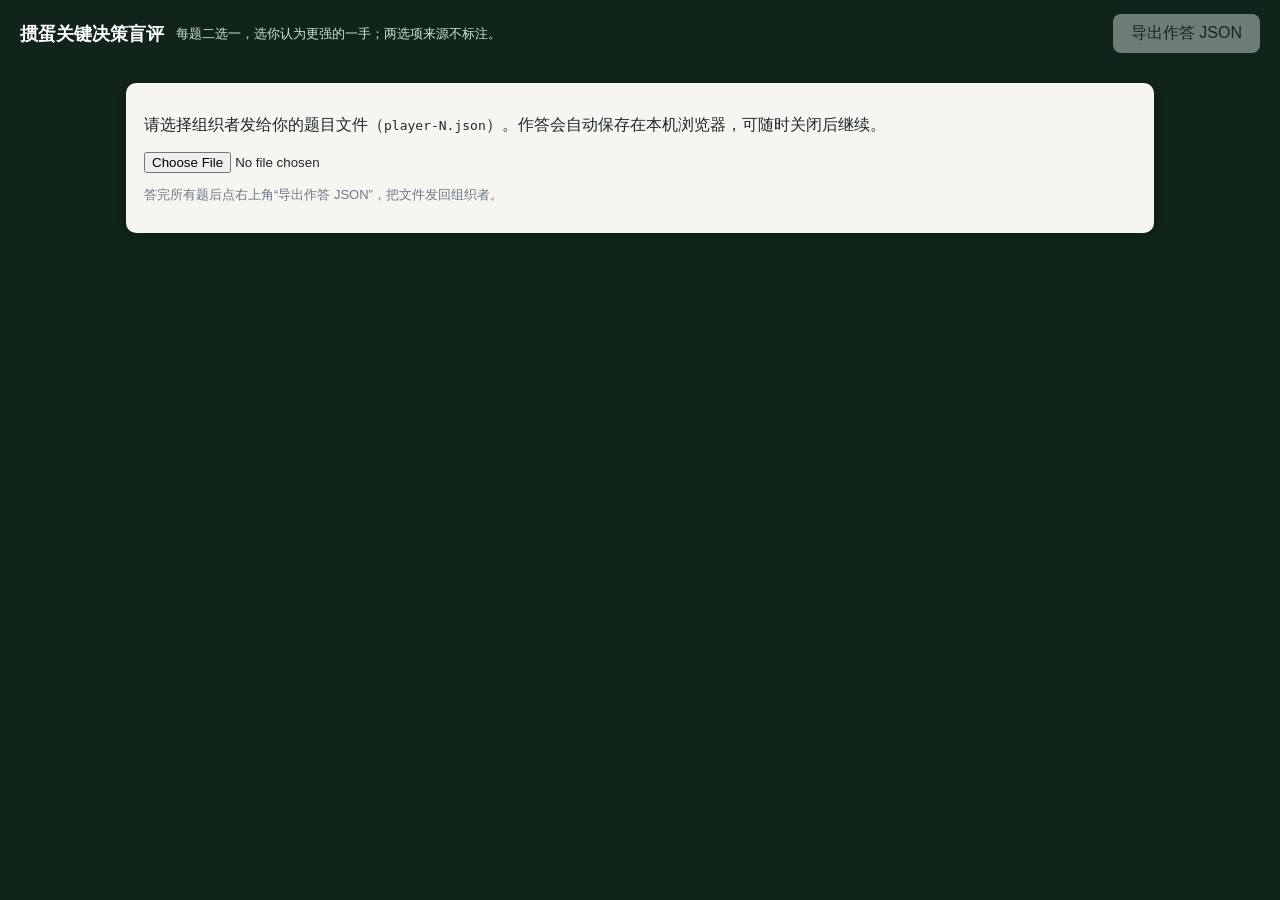
<file: blind-eval.html>
<!DOCTYPE html>
<html lang="zh-CN">
<head>
<meta charset="utf-8">
<meta name="viewport" content="width=device-width, initial-scale=1">
<title>掼蛋关键决策盲评</title>
<style>
  :root { --bg:#10241a; --panel:#f7f5ef; --ink:#1c2733; --muted:#68788a; --accent:#1f7a4d; }
  * { box-sizing: border-box; }
  body { margin:0; font-family: "Segoe UI", "Microsoft YaHei", sans-serif; background:var(--bg); color:var(--ink); }
  header { color:#fff; padding:14px 20px; display:flex; flex-wrap:wrap; gap:12px; align-items:center; }
  header h1 { font-size:18px; margin:0; font-weight:600; }
  header .spacer { flex:1; }
  main { max-width: 1060px; margin: 0 auto; padding: 16px; }
  .panel { background:var(--panel); border-radius:10px; padding:16px 18px; margin-bottom:14px; box-shadow:0 2px 8px rgba(0,0,0,.25); }
  .row { display:flex; flex-wrap:wrap; gap:10px 22px; align-items:center; }
  .label { color:var(--muted); font-size:12px; margin-bottom:4px; }
  .cards { display:flex; flex-wrap:wrap; gap:5px; }
  .card { min-width:34px; padding:5px 6px; border:1px solid #b9c2cc; border-radius:6px; background:#fff;
          text-align:center; font-weight:600; font-size:14px; }
  .card.red { color:#c0392b; border-color:#e0b4ae; }
  .card.joker { color:#7d3c98; border-color:#c9a7dd; }
  .card.level { outline:2px solid var(--accent); }
  .opts { display:grid; grid-template-columns:1fr 1fr; gap:14px; }
  @media (max-width:760px){ .opts { grid-template-columns:1fr; } }
  .opt { border:2px solid #c8d0d8; border-radius:10px; padding:14px; background:#fff; cursor:pointer; transition:all .12s; }
  .opt:hover { border-color:var(--accent); }
  .opt.chosen { border-color:var(--accent); background:#eef7f1; box-shadow:0 0 0 3px rgba(31,122,77,.18); }
  .opt h3 { margin:0 0 8px; font-size:16px; }
  .opt .type { color:var(--muted); font-size:13px; margin-top:8px; }
  button { font:inherit; border:none; border-radius:8px; padding:9px 18px; cursor:pointer; background:var(--accent); color:#fff; }
  button.ghost { background:#dfe6ec; color:var(--ink); }
  button:disabled { opacity:.45; cursor:default; }
  .nav { display:flex; gap:10px; align-items:center; justify-content:space-between; }
  .progress { height:8px; background:#dfe6ec; border-radius:4px; overflow:hidden; margin:8px 0 0; }
  .progress > div { height:100%; background:var(--accent); width:0; }
  .history { max-height:150px; overflow:auto; font-size:12px; color:#33414f; background:#eef1f4; border-radius:6px; padding:8px 10px; }
  .history div { padding:1px 0; }
  .hint { color:var(--muted); font-size:13px; }
  .pass { font-size:18px; font-weight:700; color:#8a5a00; padding:8px 0; }
</style>
</head>
<body>
<header>
  <h1>掼蛋关键决策盲评</h1>
  <span class="hint" style="color:#cfe3d8">每题二选一，选你认为更强的一手；两选项来源不标注。</span>
  <span class="spacer"></span>
  <button class="ghost" id="exportBtn" disabled>导出作答 JSON</button>
</header>
<main>
  <div class="panel" id="loadPanel">
    <p>请选择组织者发给你的题目文件（<code>player-N.json</code>）。作答会自动保存在本机浏览器，可随时关闭后继续。</p>
    <input type="file" id="fileInput" accept=".json,application/json">
    <p class="hint">答完所有题后点右上角“导出作答 JSON”，把文件发回组织者。</p>
  </div>
  <div id="quiz" style="display:none">
    <div class="panel">
      <div class="row">
        <div><div class="label">进度</div><strong id="progressText"></strong></div>
        <div><div class="label">级牌</div><strong id="levelText"></strong></div>
        <div><div class="label">你的座位</div><strong id="seatText"></strong></div>
        <div><div class="label">各家剩余</div><strong id="countsText"></strong></div>
      </div>
      <div class="progress"><div id="progressBar"></div></div>
    </div>
    <div class="panel">
      <div class="label">上一手</div>
      <div id="lastHand"></div>
      <div class="label" style="margin-top:10px">最近公开行动</div>
      <div class="history" id="history"></div>
    </div>
    <div class="panel">
      <div class="label">本家手牌</div>
      <div class="cards" id="hand"></div>
    </div>
    <div class="panel">
      <div class="label">这一手，你选哪个？</div>
      <div class="opts" id="options"></div>
    </div>
    <div class="nav">
      <button class="ghost" id="prevBtn">← 上一题</button>
      <button class="ghost" id="skipBtn">跳过（不选）</button>
      <button class="ghost" id="nextBtn">下一题 →</button>
    </div>
  </div>
</main>
<script>
'use strict';
const RANK_LABEL = {2:'2',3:'3',4:'4',5:'5',6:'6',7:'7',8:'8',9:'9',10:'10',11:'J',12:'Q',13:'K',14:'A',16:'小王',17:'大王'};
const SUIT_SYMBOL = {S:'♠',H:'♥',D:'♦',C:'♣',J:''};
const SUIT_CLASS = {S:'',H:'red',D:'red',C:'',J:'joker'};
const TYPE_NAME = {single:'单张',pair:'对子',triple:'三同张',triple_pair:'三连对',plate:'钢板',fullhouse:'三带二',straight:'顺子',bomb:'炸弹',flush_straight:'同花顺',joker_bomb:'天王炸'};
const SEAT_NAME = ['下家(1)','对家(2)','上家(3)','本家(0)'];

let quiz = null;      // { player, questions }
let index = 0;
let answers = {};     // id -> 'A' | 'B'
let storeKey = null;

document.getElementById('fileInput').addEventListener('change', (ev) => {
  const file = ev.target.files[0];
  if (!file) return;
  const reader = new FileReader();
  reader.onload = () => {
    try {
      const data = JSON.parse(reader.result);
      if (data.schema !== 'guandan-blind-eval-questions-v2' || !Array.isArray(data.questions)) {
        alert('这不是有效的盲评题目文件');
        return;
      }
      quiz = data;
      storeKey = 'blind-eval:v2:' + (quiz.assignmentSha256 || ('player-' + quiz.player));
      try { answers = JSON.parse(localStorage.getItem(storeKey) || '{}'); } catch { answers = {}; }
      index = 0;
      document.getElementById('loadPanel').style.display = 'none';
      document.getElementById('quiz').style.display = '';
      document.getElementById('exportBtn').disabled = false;
      render();
    } catch (e) { alert('读取失败：' + e.message); }
  };
  reader.readAsText(file);
});
document.getElementById('prevBtn').addEventListener('click', () => { if (index > 0) { index -= 1; render(); } });
document.getElementById('nextBtn').addEventListener('click', () => { if (index < quiz.questions.length - 1) { index += 1; render(); } });
document.getElementById('skipBtn').addEventListener('click', () => {
  delete answers[quiz.questions[index].id];
  persist();
  if (index < quiz.questions.length - 1) { index += 1; render(); } else { render(); }
});
document.getElementById('exportBtn').addEventListener('click', () => {
  const payload = {
    schema: 'guandan-blind-eval-answers-v2',
    player: quiz.player,
    assignmentSha256: quiz.assignmentSha256,
    exportedAt: new Date().toISOString(),
    answers: Object.entries(answers).map(([id, choice]) => ({ id, choice })),
  };
  const blob = new Blob([JSON.stringify(payload, null, 2)], { type: 'application/json' });
  const a = document.createElement('a');
  a.href = URL.createObjectURL(blob);
  a.download = `player-${quiz.player}.answers.json`;
  a.click();
  URL.revokeObjectURL(a.href);
});

function persist() { localStorage.setItem(storeKey, JSON.stringify(answers)); }

function render() {
  const q = quiz.questions[index];
  const obs = q.observation;
  const total = quiz.questions.length;
  const done = Object.keys(answers).length;
  document.getElementById('progressText').textContent = `第 ${index + 1} / ${total} 题 · 已答 ${done}`;
  document.getElementById('progressBar').style.width = `${(done / total) * 100}%`;
  document.getElementById('levelText').textContent = RANK_LABEL[obs.level] || obs.level;
  document.getElementById('seatText').textContent = `座位 ${obs.seat}`;
  document.getElementById('countsText').textContent = (obs.handCounts || [])
    .map((n, seat) => `${seat === obs.seat ? '本家' : '座位' + seat}:${n}`).join('  ');

  const last = obs.lastHand;
  document.getElementById('lastHand').innerHTML = last && last.cards
    ? `座位 ${obs.lastSeat}：${renderCards(last.cards, obs.level)} <span class="hint">${typeName(last.hand)}</span>`
    : '<span class="hint">你领出（无上手牌）</span>';

  const hist = (obs.publicHistory || []).slice(-12);
  document.getElementById('history').innerHTML = hist.map((h) => {
    const who = h.seat === obs.seat ? '本家' : `座位${h.seat}`;
    const what = h.action === 'pass' ? '过牌' : `${cardsText(h.cards)}（${typeName(h.hand)}）`;
    return `<div>第${h.turn}手 · ${who}：${what}</div>`;
  }).join('') || '<div class="hint">尚无</div>';

  document.getElementById('hand').innerHTML = renderCards(sortCards(obs.hand || []), obs.level);

  const optsEl = document.getElementById('options');
  optsEl.innerHTML = '';
  for (const letter of ['A', 'B']) {
    const opt = q.options[letter];
    const div = document.createElement('div');
    div.className = 'opt' + (answers[q.id] === letter ? ' chosen' : '');
    div.innerHTML = opt.action === 'pass'
      ? `<h3>选项 ${letter}</h3><div class="pass">过牌</div>`
      : `<h3>选项 ${letter}</h3><div class="cards">${renderCards(sortCards(opt.cards || []), obs.level)}</div><div class="type">${typeNameFromSignature(opt.signature)}</div>`;
    div.addEventListener('click', () => { answers[q.id] = letter; persist(); render(); });
    optsEl.appendChild(div);
  }
  document.getElementById('prevBtn').disabled = index === 0;
  document.getElementById('nextBtn').disabled = index === total - 1;
}

function typeName(hand) {
  if (!hand || !hand.type) return '';
  const base = TYPE_NAME[hand.type] || hand.type;
  return hand.size ? `${base}（${hand.size}张）` : base;
}
function typeNameFromSignature(sig) {
  if (!sig) return '';
  const [type, size] = String(sig).split('|');
  const base = TYPE_NAME[type] || type;
  return size ? `${base}（${size}张）` : base;
}
function sortCards(cards) {
  const suitOrder = { J: 0, H: 1, S: 2, D: 3, C: 4 };
  return cards.slice().sort((a, b) => (b.rank - a.rank) || ((suitOrder[a.suit] || 0) - (suitOrder[b.suit] || 0)));
}
function renderCards(cards, level) {
  return (cards || []).map((c) => {
    const isJoker = c.rank === 16 || c.rank === 17;
    const label = isJoker ? RANK_LABEL[c.rank] : `${SUIT_SYMBOL[c.suit] || ''}${RANK_LABEL[c.rank] || c.rank}`;
    const cls = isJoker ? 'joker' : (SUIT_CLASS[c.suit] || '');
    const lvl = (!isJoker && c.rank === level) ? ' level' : '';
    return `<span class="card ${cls}${lvl}">${label}</span>`;
  }).join('');
}
function cardsText(cards) {
  return (cards || []).map((c) => {
    const isJoker = c.rank === 16 || c.rank === 17;
    return isJoker ? RANK_LABEL[c.rank] : `${SUIT_SYMBOL[c.suit] || ''}${RANK_LABEL[c.rank] || c.rank}`;
  }).join(' ');
}
</script>
</body>
</html>
</file>
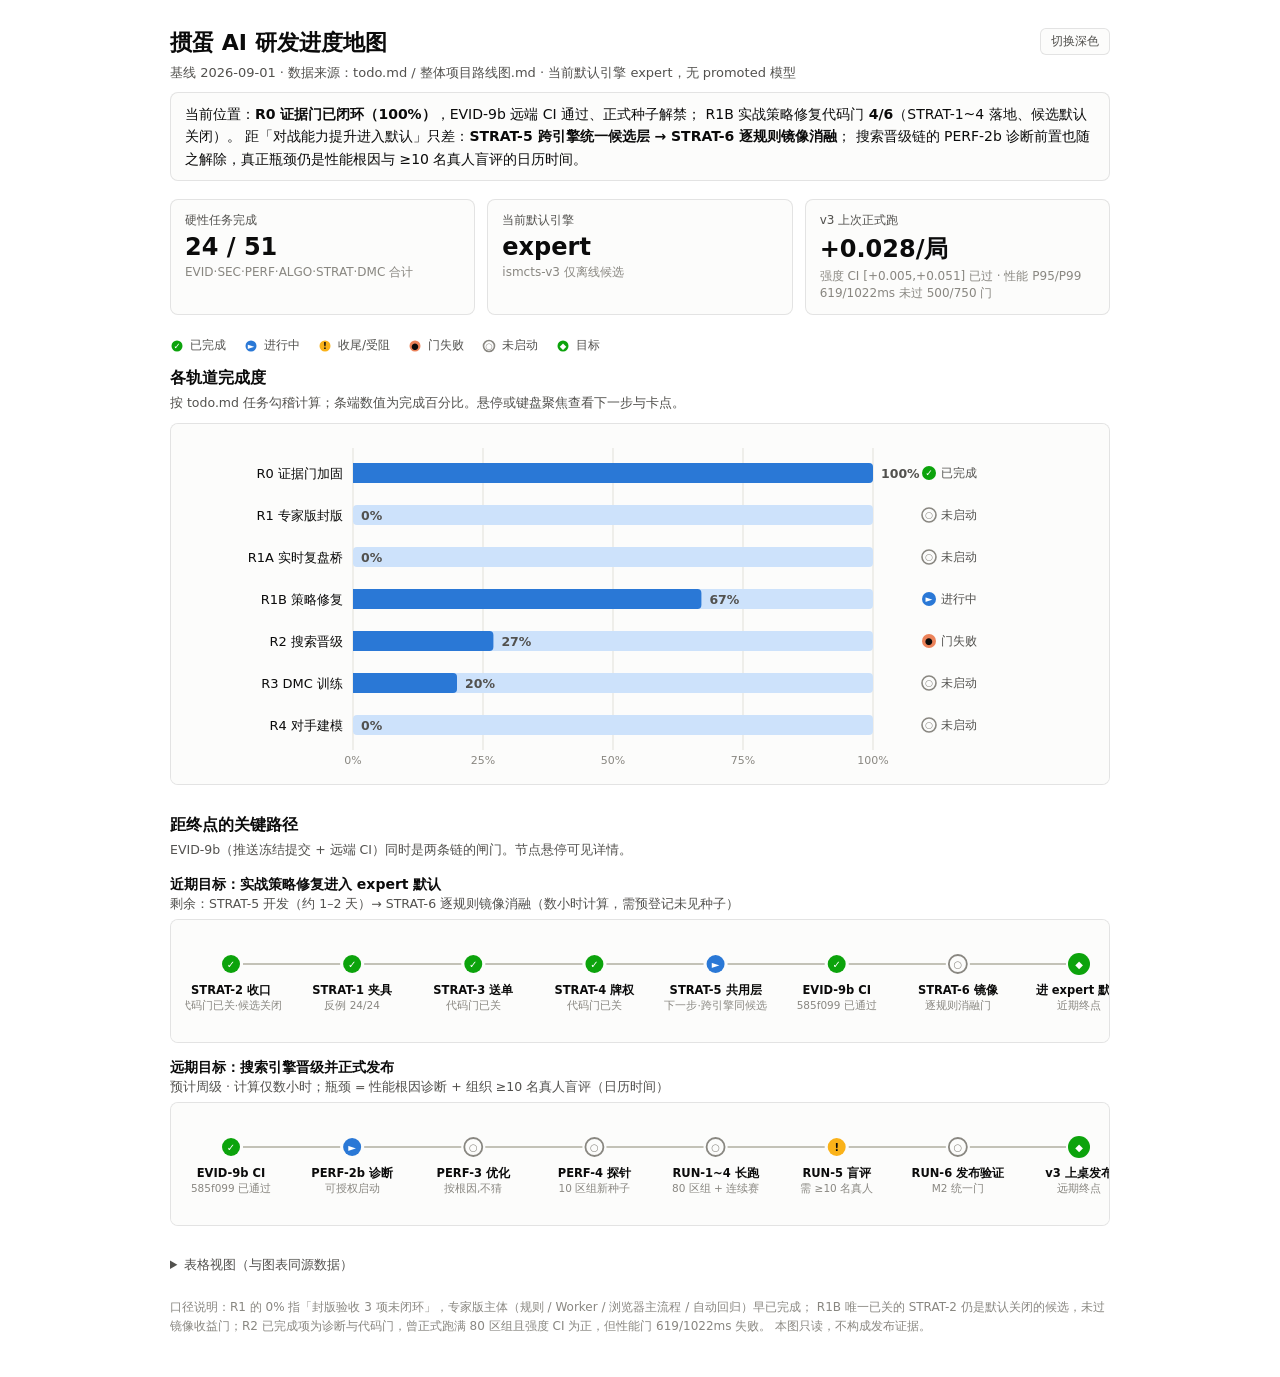
<file: roadmap-progress-20260901.html>
<!DOCTYPE html>
<html lang="zh-CN">
<head>
<meta charset="UTF-8">
<meta name="viewport" content="width=device-width, initial-scale=1.0">
<title>掼蛋 AI 研发进度地图 · 2026-09-01</title>
<style>
  .viz-root {
    color-scheme: light;
    --surface-1:      #fcfcfb;
    --page:           #f9f9f7;
    --text-primary:   #0b0b0b;
    --text-secondary: #52514e;
    --text-muted:     #898781;
    --gridline:       #e1e0d9;
    --baseline:       #c3c2b7;
    --series-1:       #2a78d6;
    --series-1-track: #cde2fb;
    --good:           #0ca30c;
    --warning:        #fab219;
    --serious:        #ec835a;
    --border:         rgba(11,11,11,0.10);
  }
  @media (prefers-color-scheme: dark) {
    :root:where(:not([data-theme="light"])) .viz-root {
      color-scheme: dark;
      --surface-1:      #1a1a19;
      --page:           #0d0d0d;
      --text-primary:   #ffffff;
      --text-secondary: #c3c2b7;
      --text-muted:     #898781;
      --gridline:       #2c2c2a;
      --baseline:       #383835;
      --series-1:       #3987e5;
      --series-1-track: #184f95;
      --good:           #0ca30c;
      --warning:        #fab219;
      --serious:        #ec835a;
      --border:         rgba(255,255,255,0.10);
    }
  }
  :root[data-theme="dark"] .viz-root {
    color-scheme: dark;
    --surface-1:      #1a1a19;
    --page:           #0d0d0d;
    --text-primary:   #ffffff;
    --text-secondary: #c3c2b7;
    --text-muted:     #898781;
    --gridline:       #2c2c2a;
    --baseline:       #383835;
    --series-1:       #3987e5;
    --series-1-track: #184f95;
    --good:           #0ca30c;
    --warning:        #fab219;
    --serious:        #ec835a;
    --border:         rgba(255,255,255,0.10);
  }
  * { box-sizing: border-box; }
  body { margin: 0; background: var(--page); }
  .viz-root {
    font-family: system-ui, -apple-system, "Segoe UI", sans-serif;
    color: var(--text-primary);
    max-width: 980px; margin: 0 auto; padding: 28px 20px 40px;
  }
  header { margin-bottom: 18px; }
  h1 { font-size: 22px; margin: 0 0 6px; font-weight: 650; }
  .subtitle { font-size: 13px; color: var(--text-secondary); margin: 0 0 4px; }
  .takeaway {
    font-size: 14px; color: var(--text-primary);
    background: var(--surface-1); border: 1px solid var(--border);
    border-radius: 8px; padding: 10px 14px; margin-top: 10px; line-height: 1.6;
  }
  .theme-toggle {
    float: right; font: inherit; font-size: 12px; color: var(--text-secondary);
    background: var(--surface-1); border: 1px solid var(--border);
    border-radius: 6px; padding: 4px 10px; cursor: pointer;
  }
  .tiles { display: flex; gap: 12px; flex-wrap: wrap; margin: 14px 0 22px; }
  .tile {
    flex: 1 1 200px; background: var(--surface-1); border: 1px solid var(--border);
    border-radius: 8px; padding: 12px 14px;
  }
  .tile .t-label { font-size: 12px; color: var(--text-secondary); margin-bottom: 4px; }
  .tile .t-value { font-size: 24px; font-weight: 650; }
  .tile .t-note  { font-size: 12px; color: var(--text-muted); margin-top: 3px; }
  section { margin-bottom: 30px; }
  h2 { font-size: 16px; font-weight: 650; margin: 0 0 4px; }
  .panel-note { font-size: 12.5px; color: var(--text-secondary); margin: 0 0 10px; line-height: 1.6; }
  .chart-card {
    background: var(--surface-1); border: 1px solid var(--border);
    border-radius: 8px; padding: 14px 14px 8px; overflow-x: auto;
  }
  .status-legend {
    display: flex; gap: 18px; flex-wrap: wrap; font-size: 12px;
    color: var(--text-secondary); margin: 0 0 14px; align-items: center;
  }
  .status-legend .key { display: inline-flex; align-items: center; gap: 6px; }
  .chain-title { font-size: 14px; font-weight: 650; margin: 16px 0 2px; }
  .chain-effort { font-size: 12.5px; color: var(--text-secondary); margin: 0 0 6px; }
  .tooltip {
    position: fixed; pointer-events: none; z-index: 10; max-width: 320px;
    background: var(--surface-1); color: var(--text-primary);
    border: 1px solid var(--border); border-radius: 6px;
    padding: 8px 10px; font-size: 12.5px; line-height: 1.55;
    box-shadow: 0 4px 14px rgba(0,0,0,0.12); display: none;
  }
  .tooltip .tt-value { font-weight: 650; display: block; margin-bottom: 2px; }
  .tooltip .tt-label { color: var(--text-secondary); }
  details { margin-top: 8px; }
  summary { cursor: pointer; font-size: 13px; color: var(--text-secondary); }
  table { border-collapse: collapse; width: 100%; margin-top: 10px; font-size: 12.5px; }
  th, td { text-align: left; padding: 7px 10px; border-bottom: 1px solid var(--gridline); vertical-align: top; }
  th { color: var(--text-secondary); font-weight: 600; }
  td.num { font-variant-numeric: tabular-nums; }
  footer { font-size: 12px; color: var(--text-muted); margin-top: 24px; line-height: 1.6; }
  svg text { font-family: inherit; }
</style>
</head>
<body>
<div class="viz-root">
  <header>
    <button class="theme-toggle" id="themeToggle">切换深色</button>
    <h1>掼蛋 AI 研发进度地图</h1>
    <p class="subtitle">基线 2026-09-01 · 数据来源：todo.md / 整体项目路线图.md · 当前默认引擎 expert，无 promoted 模型</p>
    <div class="takeaway">
      当前位置：<strong>R0 证据门已闭环（100%）</strong>，EVID-9b 远端 CI 通过、正式种子解禁；
      R1B 实战策略修复代码门 <strong>4/6</strong>（STRAT-1~4 落地、候选默认关闭）。
      距「对战能力提升进入默认」只差：<strong>STRAT-5 跨引擎统一候选层 → STRAT-6 逐规则镜像消融</strong>；
      搜索晋级链的 PERF-2b 诊断前置也随之解除，真正瓶颈仍是性能根因与 ≥10 名真人盲评的日历时间。
    </div>
  </header>

  <div class="tiles" id="tiles"></div>

  <div class="status-legend" id="statusLegend"></div>

  <section>
    <h2>各轨道完成度</h2>
    <p class="panel-note">按 todo.md 任务勾稽计算；条端数值为完成百分比。悬停或键盘聚焦查看下一步与卡点。</p>
    <div class="chart-card"><svg id="barChart" width="940" height="330" role="img" aria-label="各轨道完成度条形图"></svg></div>
  </section>

  <section>
    <h2>距终点的关键路径</h2>
    <p class="panel-note">EVID-9b（推送冻结提交 + 远端 CI）同时是两条链的闸门。节点悬停可见详情。</p>
    <div id="chains"></div>
  </section>

  <details>
    <summary>表格视图（与图表同源数据）</summary>
    <table id="trackTable"></table>
    <table id="chainTable"></table>
  </details>

  <footer>
    口径说明：R1 的 0% 指「封版验收 3 项未闭环」，专家版主体（规则 / Worker / 浏览器主流程 / 自动回归）早已完成；
    R1B 唯一已关的 STRAT-2 仍是默认关闭的候选，未过镜像收益门；R2 已完成项为诊断与代码门，曾正式跑满 80 区组且强度 CI 为正，但性能门 619/1022ms 失败。
    本图只读，不构成发布证据。
  </footer>
</div>

<div class="tooltip" id="tooltip" role="status"></div>

<script>
(function () {
  var NS = 'http://www.w3.org/2000/svg';

  var STATUS = {
    done:   { icon: '✓',  color: 'var(--good)',    textInk: '#ffffff', label: '已完成' },
    active: { icon: '►',  color: 'var(--series-1)', textInk: '#ffffff', label: '进行中' },
    warn:   { icon: '!',  color: 'var(--warning)', textInk: '#0b0b0b', label: '收尾/受阻' },
    fail:   { icon: '●',  color: 'var(--serious)', textInk: '#0b0b0b', label: '门失败' },
    todo:   { icon: '○',  color: 'var(--text-muted)', textInk: null,   label: '未启动' },
    goal:   { icon: '◆',  color: 'var(--good)',    textInk: '#ffffff', label: '目标' }
  };

  var TILES = [
    { label: '硬性任务完成', value: '24 / 51', note: 'EVID·SEC·PERF·ALGO·STRAT·DMC 合计' },
    { label: '当前默认引擎', value: 'expert', note: 'ismcts-v3 仅离线候选' },
    { label: 'v3 上次正式跑', value: '+0.028/局', note: '强度 CI [+0.005,+0.051] 已过 · 性能 P95/P99 619/1022ms 未过 500/750 门' }
  ];

  var TRACKS = [
    { name: 'R0 证据门加固',  pct: 100, done: '15/15', status: 'done',   next: 'EVID-9b 冻结提交 585f099 + 远端 CI run 33470270032 已通过；真实发布证据待 RUN-2~6' },
    { name: 'R1 专家版封版',  pct: 0,  done: '0/3',   status: 'todo',   next: '三副人工验收 + 隐私/卡顿/回滚记录（主体早已完成）' },
    { name: 'R1A 实时复盘桥', pct: 0,  done: '0/6',   status: 'todo',   next: 'RT-1 冻结三层数据契约（公开事件/密封训练/注释）' },
    { name: 'R1B 策略修复',   pct: 67, done: '4/6',   status: 'active', next: 'STRAT-5 跨引擎统一安全候选层 → STRAT-6 逐规则镜像消融（正式种子已解禁）' },
    { name: 'R2 搜索晋级',    pct: 27, done: '4/15',  status: 'fail',   next: 'EVID-9b 已闭环 → PERF-2b 真实大 checkpoint 诊断可授权 → PERF-3/4 → RUN-1~6' },
    { name: 'R3 DMC 训练',    pct: 20, done: '1/5',   status: 'todo',   next: 'DMC-1 独立 Python 规则环境 + 10 万条零差异（待 R2）' },
    { name: 'R4 对手建模',    pct: 0,  done: '0/1',   status: 'todo',   next: 'OPP-1 漂移检测与独立留出（不阻塞主线）' }
  ];

  var CHAINS = [
    {
      title: '近期目标：实战策略修复进入 expert 默认',
      effort: '剩余：STRAT-5 开发（约 1–2 天）→ STRAT-6 逐规则镜像消融（数小时计算，需预登记未见种子）',
      nodes: [
        { s: 'done',   label: 'STRAT-2 收口',  sub: '代码门已关·候选关闭' },
        { s: 'done',   label: 'STRAT-1 夹具',  sub: '反例 24/24' },
        { s: 'done',   label: 'STRAT-3 送单',  sub: '代码门已关' },
        { s: 'done',   label: 'STRAT-4 牌权',  sub: '代码门已关' },
        { s: 'active', label: 'STRAT-5 共用层', sub: '下一步·跨引擎同候选' },
        { s: 'done',   label: 'EVID-9b CI',    sub: '585f099 已通过' },
        { s: 'todo',   label: 'STRAT-6 镜像',  sub: '逐规则消融门' },
        { s: 'goal',   label: '进 expert 默认', sub: '近期终点' }
      ]
    },
    {
      title: '远期目标：搜索引擎晋级并正式发布',
      effort: '预计周级 · 计算仅数小时；瓶颈 = 性能根因诊断 + 组织 ≥10 名真人盲评（日历时间）',
      nodes: [
        { s: 'done',   label: 'EVID-9b CI',     sub: '585f099 已通过' },
        { s: 'active', label: 'PERF-2b 诊断',   sub: '可授权启动' },
        { s: 'todo',   label: 'PERF-3 优化',    sub: '按根因,不猜' },
        { s: 'todo',   label: 'PERF-4 探针',    sub: '10 区组新种子' },
        { s: 'todo',   label: 'RUN-1~4 长跑',   sub: '80 区组 + 连续赛' },
        { s: 'warn',   label: 'RUN-5 盲评',     sub: '需 ≥10 名真人' },
        { s: 'todo',   label: 'RUN-6 发布验证', sub: 'M2 统一门' },
        { s: 'goal',   label: 'v3 上桌发布',    sub: '远期终点' }
      ]
    }
  ];

  var tooltip = document.getElementById('tooltip');
  function showTip(html, x, y) {
    tooltip.textContent = '';
    var v = document.createElement('span'); v.className = 'tt-value'; v.textContent = html[0];
    var l = document.createElement('span'); l.className = 'tt-label'; l.textContent = html[1];
    tooltip.appendChild(v); tooltip.appendChild(l);
    tooltip.style.display = 'block';
    var w = tooltip.offsetWidth, h = tooltip.offsetHeight;
    var left = Math.min(x + 14, window.innerWidth - w - 10);
    var top = Math.max(8, y - h - 12);
    tooltip.style.left = left + 'px'; tooltip.style.top = top + 'px';
  }
  function hideTip() { tooltip.style.display = 'none'; }
  function bindTip(el, lines) {
    el.setAttribute('tabindex', '0');
    el.style.cursor = 'default';
    el.addEventListener('pointermove', function (e) { showTip(lines, e.clientX, e.clientY); });
    el.addEventListener('pointerleave', hideTip);
    el.addEventListener('focus', function () {
      var r = el.getBoundingClientRect();
      showTip(lines, r.left + r.width / 2, r.top);
    });
    el.addEventListener('blur', hideTip);
  }
  function el(name, attrs) {
    var n = document.createElementNS(NS, name);
    for (var k in attrs) n.setAttribute(k, attrs[k]);
    return n;
  }
  function txt(attrs, content) {
    var t = el('text', attrs);
    t.textContent = content;
    return t;
  }

  // ---- tiles ----
  var tiles = document.getElementById('tiles');
  TILES.forEach(function (t) {
    var d = document.createElement('div'); d.className = 'tile';
    var a = document.createElement('div'); a.className = 't-label'; a.textContent = t.label;
    var b = document.createElement('div'); b.className = 't-value'; b.textContent = t.value;
    var c = document.createElement('div'); c.className = 't-note';  c.textContent = t.note;
    d.appendChild(a); d.appendChild(b); d.appendChild(c);
    tiles.appendChild(d);
  });

  // ---- status legend ----
  var legend = document.getElementById('statusLegend');
  ['done', 'active', 'warn', 'fail', 'todo', 'goal'].forEach(function (k) {
    var st = STATUS[k];
    var s = document.createElement('span'); s.className = 'key';
    var dot = document.createElementNS(NS, 'svg');
    dot.setAttribute('width', '14'); dot.setAttribute('height', '14');
    var c = el('circle', { cx: 7, cy: 7, r: 5.5, fill: k === 'todo' ? 'none' : st.color,
                           stroke: st.color, 'stroke-width': k === 'todo' ? 1.6 : 0 });
    dot.appendChild(c);
    var ic = txt({ x: 7, y: 10.2, 'text-anchor': 'middle', 'font-size': '8.5',
                   fill: k === 'todo' ? st.color : st.textInk, 'font-weight': '700' }, st.icon);
    dot.appendChild(ic);
    var lab = document.createElement('span'); lab.textContent = st.label;
    s.appendChild(dot); s.appendChild(lab);
    legend.appendChild(s);
  });

  // ---- Panel A: bars ----
  var svg = document.getElementById('barChart');
  var X0 = 168, W = 520, BAR_H = 20, ROW = 42, TOP = 14, AXIS_H = 26;
  var H = TOP + TRACKS.length * ROW + AXIS_H;
  svg.setAttribute('height', H);

  [0, 25, 50, 75, 100].forEach(function (g) {
    var x = X0 + W * g / 100;
    svg.appendChild(el('line', { x1: x, y1: TOP - 4, x2: x, y2: H - AXIS_H + 4,
                                 stroke: 'var(--gridline)', 'stroke-width': 1 }));
    svg.appendChild(txt({ x: x, y: H - 8, 'text-anchor': 'middle', 'font-size': 11,
                          fill: 'var(--text-muted)' }, g + '%'));
  });

  TRACKS.forEach(function (t, i) {
    var y = TOP + i * ROW + (ROW - BAR_H) / 2;
    svg.appendChild(txt({ x: X0 - 10, y: y + BAR_H / 2 + 4.5, 'text-anchor': 'end',
                          'font-size': 13, fill: 'var(--text-primary)' }, t.name));
    svg.appendChild(el('rect', { x: X0, y: y, width: W, height: BAR_H, rx: 4,
                                 fill: 'var(--series-1-track)' }));
    var fw = W * t.pct / 100;
    if (fw > 0.5) {
      svg.appendChild(el('rect', { x: X0, y: y, width: fw, height: BAR_H, rx: 4,
                                   fill: 'var(--series-1)' }));
      svg.appendChild(el('rect', { x: X0, y: y, width: 4, height: BAR_H,
                                   fill: 'var(--series-1)' }));
    }
    svg.appendChild(txt({ x: X0 + fw + 8, y: y + BAR_H / 2 + 4.5, 'font-size': 12.5,
                          fill: 'var(--text-secondary)', 'font-weight': '600' }, t.pct + '%'));
    var st = STATUS[t.status];
    var chipX = X0 + W + 56;
    svg.appendChild(el('circle', { cx: chipX, cy: y + BAR_H / 2, r: 7,
                                   fill: t.status === 'todo' ? 'none' : st.color,
                                   stroke: st.color, 'stroke-width': t.status === 'todo' ? 1.6 : 0 }));
    svg.appendChild(txt({ x: chipX, y: y + BAR_H / 2 + 3.4, 'text-anchor': 'middle',
                          'font-size': '9', 'font-weight': '700',
                          fill: t.status === 'todo' ? st.color : st.textInk }, st.icon));
    svg.appendChild(txt({ x: chipX + 12, y: y + BAR_H / 2 + 4, 'font-size': 12,
                          fill: 'var(--text-secondary)' }, st.label));
    var hit = el('rect', { x: 0, y: TOP + i * ROW, width: 940, height: ROW, fill: 'transparent' });
    bindTip(hit, [t.name + '：' + t.done + '（' + t.pct + '%）· ' + st.label, '下一步：' + t.next]);
    svg.appendChild(hit);
  });

  // ---- Panel B: milestone chains ----
  var chainsHost = document.getElementById('chains');
  CHAINS.forEach(function (chain) {
    var h = document.createElement('div'); h.className = 'chain-title'; h.textContent = chain.title;
    var e = document.createElement('p'); e.className = 'chain-effort'; e.textContent = chain.effort;
    var card = document.createElement('div'); card.className = 'chart-card';
    var cw = 940, ch = 96;
    var csvg = el('svg', { width: cw, height: ch, role: 'img', 'aria-label': chain.title });
    var n = chain.nodes.length;
    var pad = 46, step = (cw - pad * 2) / (n - 1), ny = 30;
    for (var i = 0; i < n - 1; i++) {
      csvg.appendChild(el('line', { x1: pad + i * step + 12, y1: ny,
                                    x2: pad + (i + 1) * step - 12, y2: ny,
                                    stroke: 'var(--baseline)', 'stroke-width': 2 }));
    }
    chain.nodes.forEach(function (node, i) {
      var x = pad + i * step;
      var st = STATUS[node.s];
      var r = node.s === 'goal' ? 11 : 9;
      var g = el('g', {});
      g.appendChild(el('circle', { cx: x, cy: ny, r: 20, fill: 'transparent' }));
      if (node.s === 'todo') {
        g.appendChild(el('circle', { cx: x, cy: ny, r: r, fill: 'var(--surface-1)',
                                     stroke: st.color, 'stroke-width': 1.8 }));
      } else {
        g.appendChild(el('circle', { cx: x, cy: ny, r: r + 1, fill: 'none',
                                     stroke: 'var(--surface-1)', 'stroke-width': 2 }));
        g.appendChild(el('circle', { cx: x, cy: ny, r: r, fill: st.color }));
      }
      g.appendChild(txt({ x: x, y: ny + 3.8, 'text-anchor': 'middle', 'font-size': '10',
                          'font-weight': '700',
                          fill: node.s === 'todo' ? st.color : st.textInk }, st.icon));
      g.appendChild(txt({ x: x, y: ny + 30, 'text-anchor': 'middle', 'font-size': '11.5',
                          fill: 'var(--text-primary)', 'font-weight': '600' }, node.label));
      if (node.sub) {
        g.appendChild(txt({ x: x, y: ny + 45, 'text-anchor': 'middle', 'font-size': '10.5',
                            fill: 'var(--text-muted)' }, node.sub));
      }
      bindTip(g, [node.label + (node.sub ? ' · ' + node.sub : '') + ' · ' + st.label, chain.title]);
      csvg.appendChild(g);
    });
    card.appendChild(csvg);
    chainsHost.appendChild(h);
    chainsHost.appendChild(e);
    chainsHost.appendChild(card);
  });

  // ---- tables ----
  var tt = document.getElementById('trackTable');
  var head = document.createElement('tr');
  ['轨道', '完成', '进度', '状态', '下一步'].forEach(function (c) {
    var th = document.createElement('th'); th.textContent = c; head.appendChild(th);
  });
  tt.appendChild(head);
  TRACKS.forEach(function (t) {
    var tr = document.createElement('tr');
    [t.name, t.done, t.pct + '%', STATUS[t.status].label, t.next].forEach(function (c, idx) {
      var td = document.createElement('td');
      if (idx === 2) td.className = 'num';
      td.textContent = c; tr.appendChild(td);
    });
    tt.appendChild(tr);
  });
  var ct = document.getElementById('chainTable');
  var head2 = document.createElement('tr');
  ['目标链', '预计', '节点顺序'].forEach(function (c) {
    var th = document.createElement('th'); th.textContent = c; head2.appendChild(th);
  });
  ct.appendChild(head2);
  CHAINS.forEach(function (chain) {
    var tr = document.createElement('tr');
    var seq = chain.nodes.map(function (nd) { return nd.label; }).join(' → ');
    [chain.title, chain.effort, seq].forEach(function (c) {
      var td = document.createElement('td'); td.textContent = c; tr.appendChild(td);
    });
    ct.appendChild(tr);
  });

  // ---- theme toggle ----
  var btn = document.getElementById('themeToggle');
  function syncBtn() {
    var dark = document.documentElement.getAttribute('data-theme') === 'dark' ||
      (!document.documentElement.getAttribute('data-theme') &&
        window.matchMedia('(prefers-color-scheme: dark)').matches);
    btn.textContent = dark ? '切换浅色' : '切换深色';
  }
  btn.addEventListener('click', function () {
    var cur = document.documentElement.getAttribute('data-theme');
    var osDark = window.matchMedia('(prefers-color-scheme: dark)').matches;
    var effDark = cur ? cur === 'dark' : osDark;
    document.documentElement.setAttribute('data-theme', effDark ? 'light' : 'dark');
    syncBtn();
  });
  syncBtn();
})();
</script>
</body>
</html>
</file>
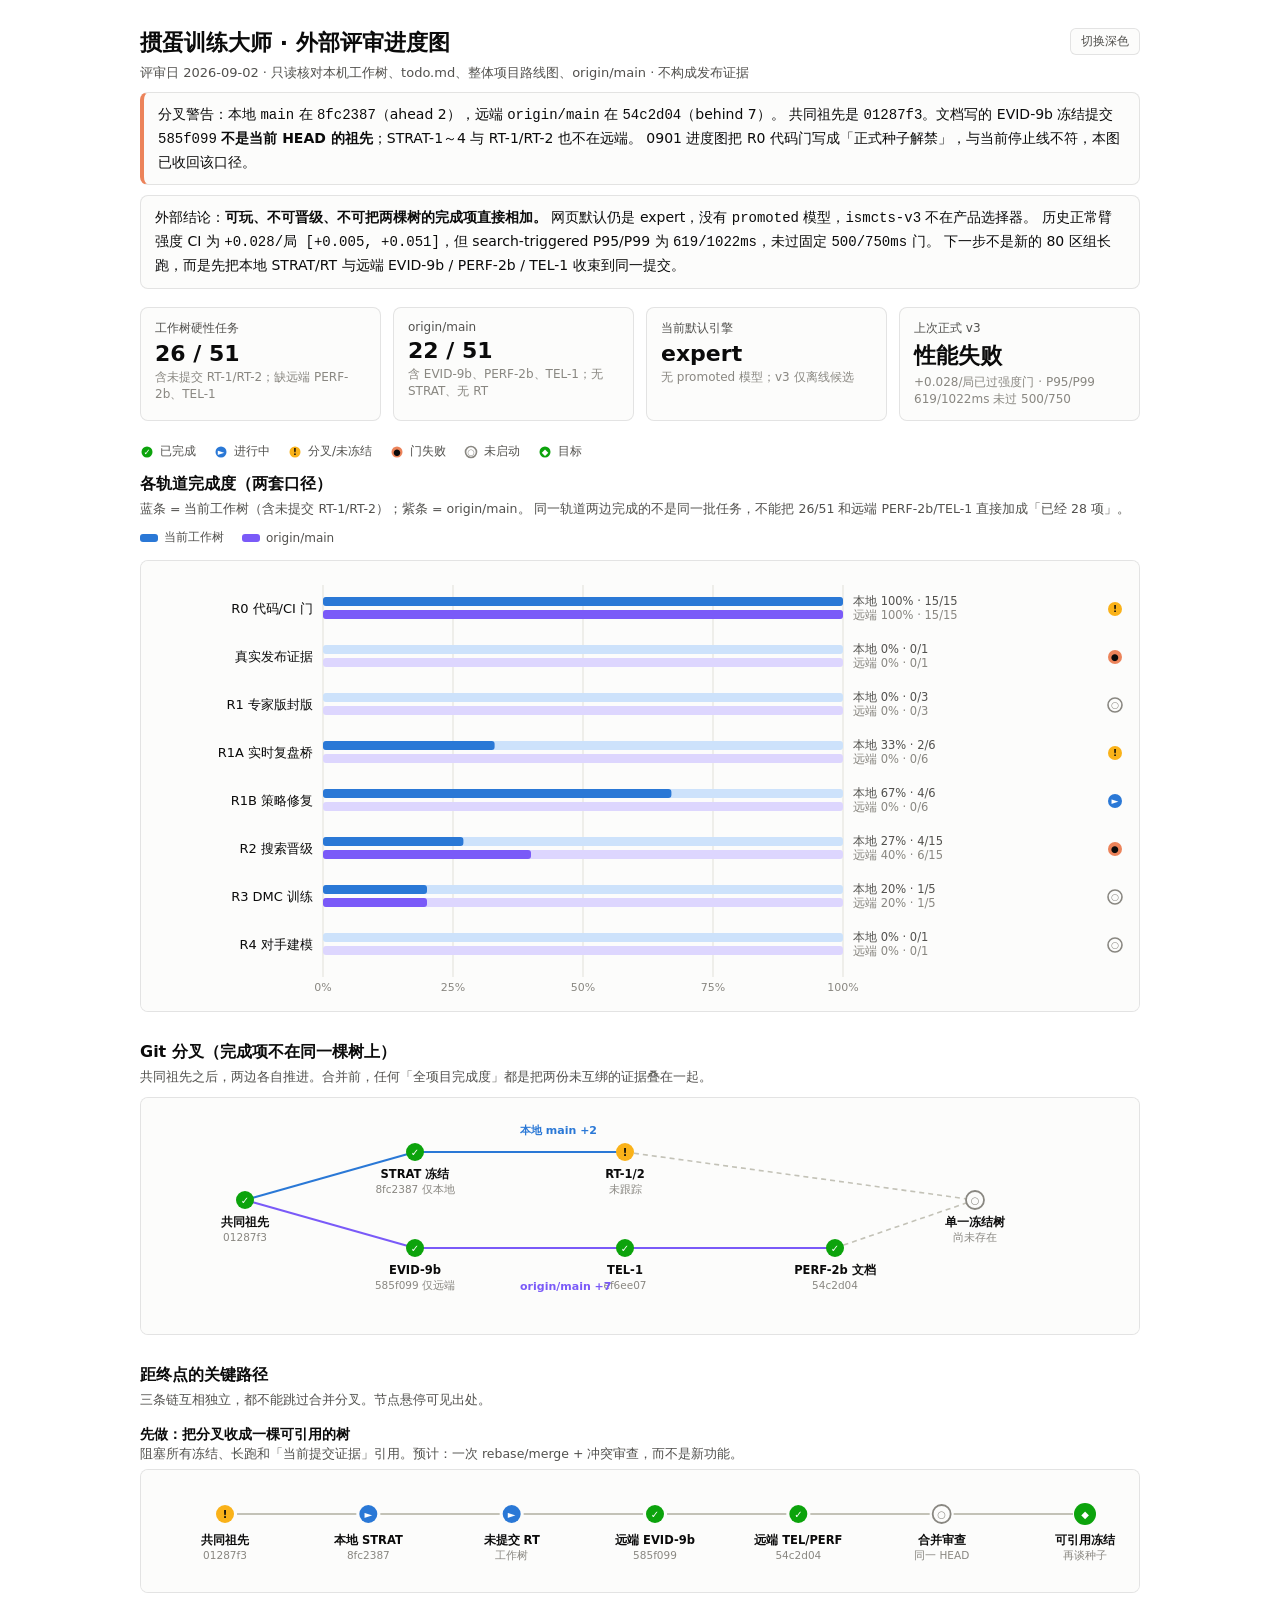
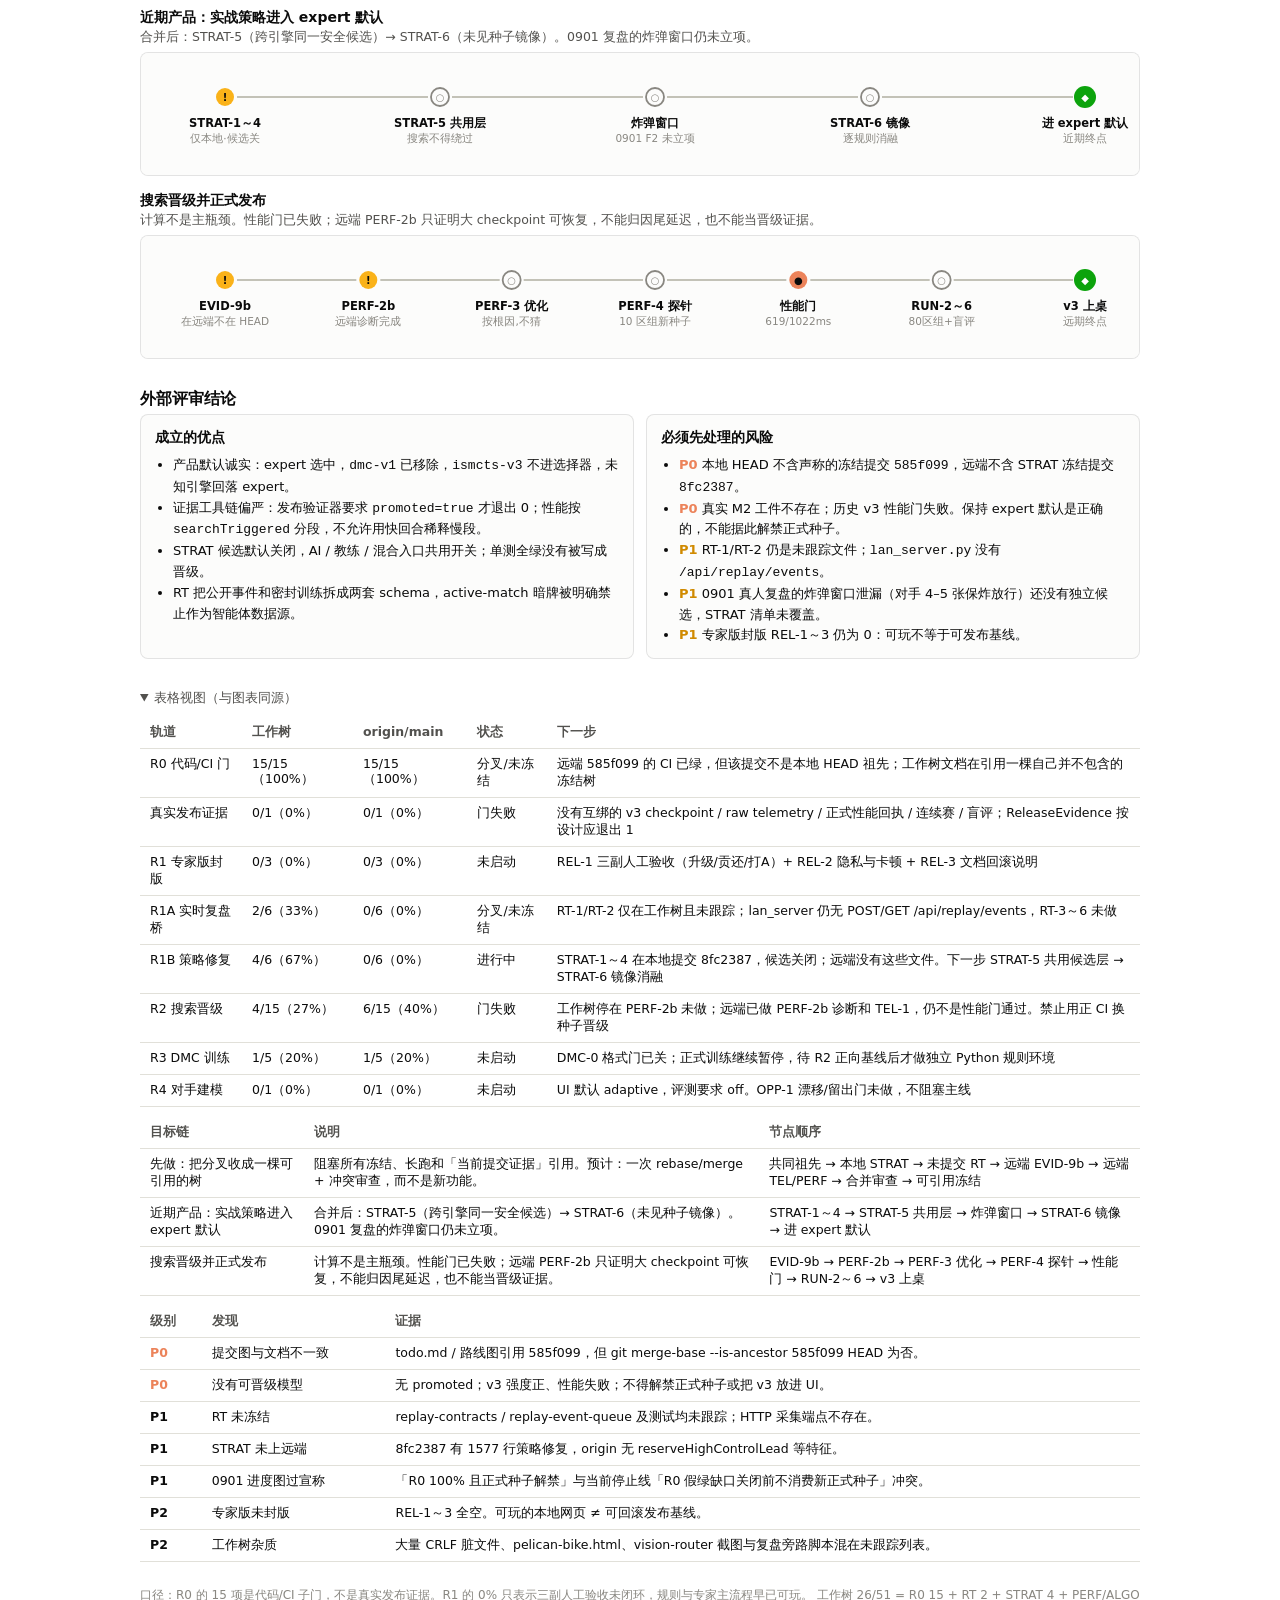
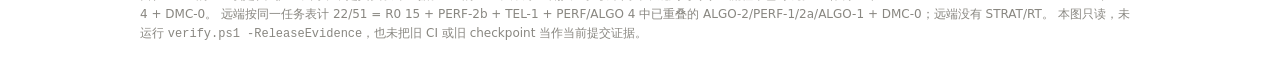
<file: roadmap-progress-20260902.html>
<!DOCTYPE html>
<html lang="zh-CN">
<head>
<meta charset="UTF-8">
<meta name="viewport" content="width=device-width, initial-scale=1.0">
<title>掼蛋训练大师 · 外部评审与进度图 · 2026-09-02</title>
<style>
  .viz-root {
    color-scheme: light;
    --surface-1:      #fcfcfb;
    --page:           #f9f9f7;
    --text-primary:   #0b0b0b;
    --text-secondary: #52514e;
    --text-muted:     #898781;
    --gridline:       #e1e0d9;
    --baseline:       #c3c2b7;
    --series-1:       #2a78d6;
    --series-1-track: #cde2fb;
    --series-2:       #7a5af8;
    --series-2-track: #ddd6fe;
    --good:           #0ca30c;
    --warning:        #fab219;
    --serious:        #ec835a;
    --border:         rgba(11,11,11,0.10);
  }
  @media (prefers-color-scheme: dark) {
    :root:where(:not([data-theme="light"])) .viz-root {
      color-scheme: dark;
      --surface-1:      #1a1a19;
      --page:           #0d0d0d;
      --text-primary:   #ffffff;
      --text-secondary: #c3c2b7;
      --text-muted:     #898781;
      --gridline:       #2c2c2a;
      --baseline:       #383835;
      --series-1:       #3987e5;
      --series-1-track: #184f95;
      --series-2:       #9b87f5;
      --series-2-track: #3b2d7a;
      --good:           #0ca30c;
      --warning:        #fab219;
      --serious:        #ec835a;
      --border:         rgba(255,255,255,0.10);
    }
  }
  :root[data-theme="dark"] .viz-root {
    color-scheme: dark;
    --surface-1:      #1a1a19;
    --page:           #0d0d0d;
    --text-primary:   #ffffff;
    --text-secondary: #c3c2b7;
    --text-muted:     #898781;
    --gridline:       #2c2c2a;
    --baseline:       #383835;
    --series-1:       #3987e5;
    --series-1-track: #184f95;
    --series-2:       #9b87f5;
    --series-2-track: #3b2d7a;
    --good:           #0ca30c;
    --warning:        #fab219;
    --serious:        #ec835a;
    --border:         rgba(255,255,255,0.10);
  }
  * { box-sizing: border-box; }
  body { margin: 0; background: var(--page); }
  .viz-root {
    font-family: system-ui, -apple-system, "Segoe UI", sans-serif;
    color: var(--text-primary);
    max-width: 1040px; margin: 0 auto; padding: 28px 20px 48px;
  }
  header { margin-bottom: 18px; }
  h1 { font-size: 22px; margin: 0 0 6px; font-weight: 650; }
  .subtitle { font-size: 13px; color: var(--text-secondary); margin: 0 0 4px; }
  .takeaway, .alert {
    font-size: 14px; color: var(--text-primary);
    background: var(--surface-1); border: 1px solid var(--border);
    border-radius: 8px; padding: 10px 14px; margin-top: 10px; line-height: 1.65;
  }
  .alert { border-left: 4px solid var(--serious); }
  .theme-toggle {
    float: right; font: inherit; font-size: 12px; color: var(--text-secondary);
    background: var(--surface-1); border: 1px solid var(--border);
    border-radius: 6px; padding: 4px 10px; cursor: pointer;
  }
  .tiles { display: flex; gap: 12px; flex-wrap: wrap; margin: 14px 0 22px; }
  .tile {
    flex: 1 1 180px; background: var(--surface-1); border: 1px solid var(--border);
    border-radius: 8px; padding: 12px 14px;
  }
  .tile .t-label { font-size: 12px; color: var(--text-secondary); margin-bottom: 4px; }
  .tile .t-value { font-size: 22px; font-weight: 650; }
  .tile .t-note  { font-size: 12px; color: var(--text-muted); margin-top: 3px; line-height: 1.45; }
  section { margin-bottom: 30px; }
  h2 { font-size: 16px; font-weight: 650; margin: 0 0 4px; }
  .panel-note { font-size: 12.5px; color: var(--text-secondary); margin: 0 0 10px; line-height: 1.6; }
  .chart-card {
    background: var(--surface-1); border: 1px solid var(--border);
    border-radius: 8px; padding: 14px 14px 8px; overflow-x: auto;
  }
  .status-legend, .bar-legend {
    display: flex; gap: 18px; flex-wrap: wrap; font-size: 12px;
    color: var(--text-secondary); margin: 0 0 14px; align-items: center;
  }
  .status-legend .key, .bar-legend .key { display: inline-flex; align-items: center; gap: 6px; }
  .swatch { width: 18px; height: 8px; border-radius: 3px; display: inline-block; }
  .chain-title { font-size: 14px; font-weight: 650; margin: 16px 0 2px; }
  .chain-effort { font-size: 12.5px; color: var(--text-secondary); margin: 0 0 6px; }
  .tooltip {
    position: fixed; pointer-events: none; z-index: 10; max-width: 360px;
    background: var(--surface-1); color: var(--text-primary);
    border: 1px solid var(--border); border-radius: 6px;
    padding: 8px 10px; font-size: 12.5px; line-height: 1.55;
    box-shadow: 0 4px 14px rgba(0,0,0,0.12); display: none;
  }
  .tooltip .tt-value { font-weight: 650; display: block; margin-bottom: 2px; }
  .tooltip .tt-label { color: var(--text-secondary); }
  details { margin-top: 8px; }
  summary { cursor: pointer; font-size: 13px; color: var(--text-secondary); }
  table { border-collapse: collapse; width: 100%; margin-top: 10px; font-size: 12.5px; }
  th, td { text-align: left; padding: 7px 10px; border-bottom: 1px solid var(--gridline); vertical-align: top; }
  th { color: var(--text-secondary); font-weight: 600; }
  td.num { font-variant-numeric: tabular-nums; }
  .verdict { display: grid; grid-template-columns: 1fr 1fr; gap: 12px; }
  @media (max-width: 760px) { .verdict { grid-template-columns: 1fr; } }
  .card {
    background: var(--surface-1); border: 1px solid var(--border);
    border-radius: 8px; padding: 12px 14px; font-size: 13px; line-height: 1.6;
  }
  .card h3 { font-size: 13.5px; margin: 0 0 6px; }
  .card ul { margin: 0; padding-left: 18px; }
  .sev { font-weight: 650; }
  .sev-p0 { color: var(--serious); }
  .sev-p1 { color: #d08a00; }
  footer { font-size: 12px; color: var(--text-muted); margin-top: 24px; line-height: 1.6; }
  svg text { font-family: inherit; }
</style>
</head>
<body>
<div class="viz-root">
  <header>
    <button class="theme-toggle" id="themeToggle">切换深色</button>
    <h1>掼蛋训练大师 · 外部评审进度图</h1>
    <p class="subtitle">评审日 2026-09-02 · 只读核对本机工作树、todo.md、整体项目路线图、origin/main · 不构成发布证据</p>
    <div class="alert">
      分叉警告：本地 <code>main</code> 在 <code>8fc2387</code>（ahead 2），远端 <code>origin/main</code> 在 <code>54c2d04</code>（behind 7）。
      共同祖先是 <code>01287f3</code>。文档写的 EVID-9b 冻结提交 <code>585f099</code>
      <strong>不是当前 HEAD 的祖先</strong>；STRAT-1～4 与 RT-1/RT-2 也不在远端。
      0901 进度图把 R0 代码门写成「正式种子解禁」，与当前停止线不符，本图已收回该口径。
    </div>
    <div class="takeaway">
      外部结论：<strong>可玩、不可晋级、不可把两棵树的完成项直接相加。</strong>
      网页默认仍是 expert，没有 <code>promoted</code> 模型，<code>ismcts-v3</code> 不在产品选择器。
      历史正常臂强度 CI 为 <code>+0.028/局 [+0.005, +0.051]</code>，但 search-triggered P95/P99 为 <code>619/1022ms</code>，未过固定 <code>500/750ms</code> 门。
      下一步不是新的 80 区组长跑，而是先把本地 STRAT/RT 与远端 EVID-9b / PERF-2b / TEL-1 收束到同一提交。
    </div>
  </header>

  <div class="tiles" id="tiles"></div>
  <div class="status-legend" id="statusLegend"></div>

  <section>
    <h2>各轨道完成度（两套口径）</h2>
    <p class="panel-note">
      蓝条 = 当前工作树（含未提交 RT-1/RT-2）；紫条 = origin/main。
      同一轨道两边完成的不是同一批任务，不能把 26/51 和远端 PERF-2b/TEL-1 直接加成「已经 28 项」。
    </p>
    <div class="bar-legend">
      <span class="key"><span class="swatch" style="background:var(--series-1)"></span>当前工作树</span>
      <span class="key"><span class="swatch" style="background:var(--series-2)"></span>origin/main</span>
    </div>
    <div class="chart-card"><svg id="barChart" width="1000" height="420" role="img" aria-label="各轨道完成度条形图"></svg></div>
  </section>

  <section>
    <h2>Git 分叉（完成项不在同一棵树上）</h2>
    <p class="panel-note">共同祖先之后，两边各自推进。合并前，任何「全项目完成度」都是把两份未互绑的证据叠在一起。</p>
    <div class="chart-card"><svg id="forkChart" width="1000" height="210" role="img" aria-label="本地与远端分叉示意图"></svg></div>
  </section>

  <section>
    <h2>距终点的关键路径</h2>
    <p class="panel-note">三条链互相独立，都不能跳过合并分叉。节点悬停可见出处。</p>
    <div id="chains"></div>
  </section>

  <section>
    <h2>外部评审结论</h2>
    <div class="verdict">
      <div class="card">
        <h3>成立的优点</h3>
        <ul>
          <li>产品默认诚实：expert 选中，<code>dmc-v1</code> 已移除，<code>ismcts-v3</code> 不进选择器，未知引擎回落 expert。</li>
          <li>证据工具链偏严：发布验证器要求 <code>promoted=true</code> 才退出 0；性能按 <code>searchTriggered</code> 分段，不允许用快回合稀释慢段。</li>
          <li>STRAT 候选默认关闭，AI / 教练 / 混合入口共用开关；单测全绿没有被写成晋级。</li>
          <li>RT 把公开事件和密封训练拆成两套 schema，active-match 暗牌被明确禁止作为智能体数据源。</li>
        </ul>
      </div>
      <div class="card">
        <h3>必须先处理的风险</h3>
        <ul>
          <li><span class="sev sev-p0">P0</span> 本地 HEAD 不含声称的冻结提交 <code>585f099</code>，远端不含 STRAT 冻结提交 <code>8fc2387</code>。</li>
          <li><span class="sev sev-p0">P0</span> 真实 M2 工件不存在；历史 v3 性能门失败。保持 expert 默认是正确的，不能据此解禁正式种子。</li>
          <li><span class="sev sev-p1">P1</span> RT-1/RT-2 仍是未跟踪文件；<code>lan_server.py</code> 没有 <code>/api/replay/events</code>。</li>
          <li><span class="sev sev-p1">P1</span> 0901 真人复盘的炸弹窗口泄漏（对手 4–5 张保炸放行）还没有独立候选，STRAT 清单未覆盖。</li>
          <li><span class="sev sev-p1">P1</span> 专家版封版 REL-1～3 仍为 0：可玩不等于可发布基线。</li>
        </ul>
      </div>
    </div>
  </section>

  <details open>
    <summary>表格视图（与图表同源）</summary>
    <table id="trackTable"></table>
    <table id="chainTable"></table>
    <table id="findingsTable"></table>
  </details>

  <footer>
    口径：R0 的 15 项是代码/CI 子门，不是真实发布证据。R1 的 0% 只表示三副人工验收未闭环，规则与专家主流程早已可玩。
    工作树 26/51 = R0 15 + RT 2 + STRAT 4 + PERF/ALGO 4 + DMC-0。
    远端按同一任务表计 22/51 = R0 15 + PERF-2b + TEL-1 + PERF/ALGO 4 中已重叠的 ALGO-2/PERF-1/2a/ALGO-1 + DMC-0；远端没有 STRAT/RT。
    本图只读，未运行 <code>verify.ps1 -ReleaseEvidence</code>，也未把旧 CI 或旧 checkpoint 当作当前提交证据。
  </footer>
</div>

<div class="tooltip" id="tooltip" role="status"></div>

<script>
(function () {
  var NS = 'http://www.w3.org/2000/svg';

  var STATUS = {
    done:   { icon: '✓',  color: 'var(--good)',    textInk: '#ffffff', label: '已完成' },
    active: { icon: '►',  color: 'var(--series-1)', textInk: '#ffffff', label: '进行中' },
    warn:   { icon: '!',  color: 'var(--warning)', textInk: '#0b0b0b', label: '分叉/未冻结' },
    fail:   { icon: '●',  color: 'var(--serious)', textInk: '#0b0b0b', label: '门失败' },
    todo:   { icon: '○',  color: 'var(--text-muted)', textInk: null,   label: '未启动' },
    goal:   { icon: '◆',  color: 'var(--good)',    textInk: '#ffffff', label: '目标' }
  };

  var TILES = [
    { label: '工作树硬性任务', value: '26 / 51', note: '含未提交 RT-1/RT-2；缺远端 PERF-2b、TEL-1' },
    { label: 'origin/main', value: '22 / 51', note: '含 EVID-9b、PERF-2b、TEL-1；无 STRAT、无 RT' },
    { label: '当前默认引擎', value: 'expert', note: '无 promoted 模型；v3 仅离线候选' },
    { label: '上次正式 v3', value: '性能失败', note: '+0.028/局已过强度门 · P95/P99 619/1022ms 未过 500/750' }
  ];

  var TRACKS = [
    {
      name: 'R0 代码/CI 门',
      localPct: 100, originPct: 100, localDone: '15/15', originDone: '15/15',
      status: 'warn',
      next: '远端 585f099 的 CI 已绿，但该提交不是本地 HEAD 祖先；工作树文档在引用一棵自己并不包含的冻结树'
    },
    {
      name: '真实发布证据',
      localPct: 0, originPct: 0, localDone: '0/1', originDone: '0/1',
      status: 'fail',
      next: '没有互绑的 v3 checkpoint / raw telemetry / 正式性能回执 / 连续赛 / 盲评；ReleaseEvidence 按设计应退出 1'
    },
    {
      name: 'R1 专家版封版',
      localPct: 0, originPct: 0, localDone: '0/3', originDone: '0/3',
      status: 'todo',
      next: 'REL-1 三副人工验收（升级/贡还/打A）+ REL-2 隐私与卡顿 + REL-3 文档回滚说明'
    },
    {
      name: 'R1A 实时复盘桥',
      localPct: 33, originPct: 0, localDone: '2/6', originDone: '0/6',
      status: 'warn',
      next: 'RT-1/RT-2 仅在工作树且未跟踪；lan_server 仍无 POST/GET /api/replay/events，RT-3～6 未做'
    },
    {
      name: 'R1B 策略修复',
      localPct: 67, originPct: 0, localDone: '4/6', originDone: '0/6',
      status: 'active',
      next: 'STRAT-1～4 在本地提交 8fc2387，候选关闭；远端没有这些文件。下一步 STRAT-5 共用候选层 → STRAT-6 镜像消融'
    },
    {
      name: 'R2 搜索晋级',
      localPct: 27, originPct: 40, localDone: '4/15', originDone: '6/15',
      status: 'fail',
      next: '工作树停在 PERF-2b 未做；远端已做 PERF-2b 诊断和 TEL-1，仍不是性能门通过。禁止用正 CI 换种子晋级'
    },
    {
      name: 'R3 DMC 训练',
      localPct: 20, originPct: 20, localDone: '1/5', originDone: '1/5',
      status: 'todo',
      next: 'DMC-0 格式门已关；正式训练继续暂停，待 R2 正向基线后才做独立 Python 规则环境'
    },
    {
      name: 'R4 对手建模',
      localPct: 0, originPct: 0, localDone: '0/1', originDone: '0/1',
      status: 'todo',
      next: 'UI 默认 adaptive，评测要求 off。OPP-1 漂移/留出门未做，不阻塞主线'
    }
  ];

  var CHAINS = [
    {
      title: '先做：把分叉收成一棵可引用的树',
      effort: '阻塞所有冻结、长跑和「当前提交证据」引用。预计：一次 rebase/merge + 冲突审查，而不是新功能。',
      nodes: [
        { s: 'warn',   label: '共同祖先', sub: '01287f3' },
        { s: 'active', label: '本地 STRAT', sub: '8fc2387' },
        { s: 'active', label: '未提交 RT', sub: '工作树' },
        { s: 'done',   label: '远端 EVID-9b', sub: '585f099' },
        { s: 'done',   label: '远端 TEL/PERF', sub: '54c2d04' },
        { s: 'todo',   label: '合并审查', sub: '同一 HEAD' },
        { s: 'goal',   label: '可引用冻结', sub: '再谈种子' }
      ]
    },
    {
      title: '近期产品：实战策略进入 expert 默认',
      effort: '合并后：STRAT-5（跨引擎同一安全候选）→ STRAT-6（未见种子镜像）。0901 复盘的炸弹窗口仍未立项。',
      nodes: [
        { s: 'warn',   label: 'STRAT-1～4', sub: '仅本地·候选关' },
        { s: 'todo',   label: 'STRAT-5 共用层', sub: '搜索不得绕过' },
        { s: 'todo',   label: '炸弹窗口', sub: '0901 F2 未立项' },
        { s: 'todo',   label: 'STRAT-6 镜像', sub: '逐规则消融' },
        { s: 'goal',   label: '进 expert 默认', sub: '近期终点' }
      ]
    },
    {
      title: '搜索晋级并正式发布',
      effort: '计算不是主瓶颈。性能门已失败；远端 PERF-2b 只证明大 checkpoint 可恢复，不能归因尾延迟，也不能当晋级证据。',
      nodes: [
        { s: 'warn',   label: 'EVID-9b', sub: '在远端不在 HEAD' },
        { s: 'warn',   label: 'PERF-2b', sub: '远端诊断完成' },
        { s: 'todo',   label: 'PERF-3 优化', sub: '按根因,不猜' },
        { s: 'todo',   label: 'PERF-4 探针', sub: '10 区组新种子' },
        { s: 'fail',   label: '性能门', sub: '619/1022ms' },
        { s: 'todo',   label: 'RUN-2～6', sub: '80区组+盲评' },
        { s: 'goal',   label: 'v3 上桌', sub: '远期终点' }
      ]
    }
  ];

  var FINDINGS = [
    { sev: 'P0', item: '提交图与文档不一致', detail: 'todo.md / 路线图引用 585f099，但 git merge-base --is-ancestor 585f099 HEAD 为否。' },
    { sev: 'P0', item: '没有可晋级模型', detail: '无 promoted；v3 强度正、性能失败；不得解禁正式种子或把 v3 放进 UI。' },
    { sev: 'P1', item: 'RT 未冻结', detail: 'replay-contracts / replay-event-queue 及测试均未跟踪；HTTP 采集端点不存在。' },
    { sev: 'P1', item: 'STRAT 未上远端', detail: '8fc2387 有 1577 行策略修复，origin 无 reserveHighControlLead 等特征。' },
    { sev: 'P1', item: '0901 进度图过宣称', detail: '「R0 100% 且正式种子解禁」与当前停止线「R0 假绿缺口关闭前不消费新正式种子」冲突。' },
    { sev: 'P2', item: '专家版未封版', detail: 'REL-1～3 全空。可玩的本地网页 ≠ 可回滚发布基线。' },
    { sev: 'P2', item: '工作树杂质', detail: '大量 CRLF 脏文件、pelican-bike.html、vision-router 截图与复盘旁路脚本混在未跟踪列表。' }
  ];

  var tooltip = document.getElementById('tooltip');
  function showTip(html, x, y) {
    tooltip.textContent = '';
    var v = document.createElement('span'); v.className = 'tt-value'; v.textContent = html[0];
    var l = document.createElement('span'); l.className = 'tt-label'; l.textContent = html[1];
    tooltip.appendChild(v); tooltip.appendChild(l);
    tooltip.style.display = 'block';
    var w = tooltip.offsetWidth, h = tooltip.offsetHeight;
    var left = Math.min(x + 14, window.innerWidth - w - 10);
    var top = Math.max(8, y - h - 12);
    tooltip.style.left = left + 'px'; tooltip.style.top = top + 'px';
  }
  function hideTip() { tooltip.style.display = 'none'; }
  function bindTip(el, lines) {
    el.setAttribute('tabindex', '0');
    el.style.cursor = 'default';
    el.addEventListener('pointermove', function (e) { showTip(lines, e.clientX, e.clientY); });
    el.addEventListener('pointerleave', hideTip);
    el.addEventListener('focus', function () {
      var r = el.getBoundingClientRect();
      showTip(lines, r.left + r.width / 2, r.top);
    });
    el.addEventListener('blur', hideTip);
  }
  function el(name, attrs) {
    var n = document.createElementNS(NS, name);
    for (var k in attrs) n.setAttribute(k, attrs[k]);
    return n;
  }
  function txt(attrs, content) {
    var t = el('text', attrs);
    t.textContent = content;
    return t;
  }

  var tiles = document.getElementById('tiles');
  TILES.forEach(function (t) {
    var d = document.createElement('div'); d.className = 'tile';
    var a = document.createElement('div'); a.className = 't-label'; a.textContent = t.label;
    var b = document.createElement('div'); b.className = 't-value'; b.textContent = t.value;
    var c = document.createElement('div'); c.className = 't-note';  c.textContent = t.note;
    d.appendChild(a); d.appendChild(b); d.appendChild(c);
    tiles.appendChild(d);
  });

  var legend = document.getElementById('statusLegend');
  ['done', 'active', 'warn', 'fail', 'todo', 'goal'].forEach(function (k) {
    var st = STATUS[k];
    var s = document.createElement('span'); s.className = 'key';
    var dot = document.createElementNS(NS, 'svg');
    dot.setAttribute('width', '14'); dot.setAttribute('height', '14');
    var c = el('circle', { cx: 7, cy: 7, r: 5.5, fill: k === 'todo' ? 'none' : st.color,
                           stroke: st.color, 'stroke-width': k === 'todo' ? 1.6 : 0 });
    dot.appendChild(c);
    var ic = txt({ x: 7, y: 10.2, 'text-anchor': 'middle', 'font-size': '8.5',
                   fill: k === 'todo' ? st.color : st.textInk, 'font-weight': '700' }, st.icon);
    dot.appendChild(ic);
    var lab = document.createElement('span'); lab.textContent = st.label;
    s.appendChild(dot); s.appendChild(lab);
    legend.appendChild(s);
  });

  var svg = document.getElementById('barChart');
  var X0 = 168, W = 520, BAR_H = 9, ROW = 48, TOP = 14, AXIS_H = 26;
  var H = TOP + TRACKS.length * ROW + AXIS_H;
  svg.setAttribute('height', H);

  [0, 25, 50, 75, 100].forEach(function (g) {
    var x = X0 + W * g / 100;
    svg.appendChild(el('line', { x1: x, y1: TOP - 4, x2: x, y2: H - AXIS_H + 4,
                                 stroke: 'var(--gridline)', 'stroke-width': 1 }));
    svg.appendChild(txt({ x: x, y: H - 8, 'text-anchor': 'middle', 'font-size': 11,
                          fill: 'var(--text-muted)' }, g + '%'));
  });

  TRACKS.forEach(function (t, i) {
    var y = TOP + i * ROW + 8;
    svg.appendChild(txt({ x: X0 - 10, y: y + 16, 'text-anchor': 'end',
                          'font-size': 13, fill: 'var(--text-primary)' }, t.name));
    svg.appendChild(el('rect', { x: X0, y: y, width: W, height: BAR_H, rx: 3,
                                 fill: 'var(--series-1-track)' }));
    svg.appendChild(el('rect', { x: X0, y: y + BAR_H + 4, width: W, height: BAR_H, rx: 3,
                                 fill: 'var(--series-2-track)' }));
    if (t.localPct > 0.4) {
      svg.appendChild(el('rect', { x: X0, y: y, width: W * t.localPct / 100, height: BAR_H, rx: 3,
                                   fill: 'var(--series-1)' }));
    }
    if (t.originPct > 0.4) {
      svg.appendChild(el('rect', { x: X0, y: y + BAR_H + 4, width: W * t.originPct / 100, height: BAR_H, rx: 3,
                                   fill: 'var(--series-2)' }));
    }
    svg.appendChild(txt({ x: X0 + W + 10, y: y + 8, 'font-size': 11.5,
                          fill: 'var(--text-secondary)' }, '本地 ' + t.localPct + '% · ' + t.localDone));
    svg.appendChild(txt({ x: X0 + W + 10, y: y + 22, 'font-size': 11.5,
                          fill: 'var(--text-muted)' }, '远端 ' + t.originPct + '% · ' + t.originDone));
    var st = STATUS[t.status];
    var chipX = 960;
    svg.appendChild(el('circle', { cx: chipX, cy: y + 12, r: 7,
                                   fill: t.status === 'todo' ? 'none' : st.color,
                                   stroke: st.color, 'stroke-width': t.status === 'todo' ? 1.6 : 0 }));
    svg.appendChild(txt({ x: chipX, y: y + 15.4, 'text-anchor': 'middle',
                          'font-size': '9', 'font-weight': '700',
                          fill: t.status === 'todo' ? st.color : st.textInk }, st.icon));
    var hit = el('rect', { x: 0, y: TOP + i * ROW, width: 1000, height: ROW, fill: 'transparent' });
    bindTip(hit, [t.name + ' · ' + st.label, '下一步：' + t.next]);
    svg.appendChild(hit);
  });

  var fork = document.getElementById('forkChart');
  function forkNode(x, y, s, label, sub) {
    var st = STATUS[s];
    var g = el('g', {});
    var r = s === 'goal' ? 11 : 9;
    if (s === 'todo') {
      g.appendChild(el('circle', { cx: x, cy: y, r: r, fill: 'var(--surface-1)',
                                   stroke: st.color, 'stroke-width': 1.8 }));
    } else {
      g.appendChild(el('circle', { cx: x, cy: y, r: r, fill: st.color }));
    }
    g.appendChild(txt({ x: x, y: y + 3.6, 'text-anchor': 'middle', 'font-size': '10',
                        'font-weight': '700',
                        fill: s === 'todo' ? st.color : st.textInk }, st.icon));
    g.appendChild(txt({ x: x, y: y + 26, 'text-anchor': 'middle', 'font-size': '11.5',
                        fill: 'var(--text-primary)', 'font-weight': '600' }, label));
    if (sub) {
      g.appendChild(txt({ x: x, y: y + 41, 'text-anchor': 'middle', 'font-size': '10.5',
                          fill: 'var(--text-muted)' }, sub));
    }
    fork.appendChild(g);
  }
  fork.appendChild(el('line', { x1: 90, y1: 88, x2: 260, y2: 40, stroke: 'var(--series-1)', 'stroke-width': 2 }));
  fork.appendChild(el('line', { x1: 260, y1: 40, x2: 470, y2: 40, stroke: 'var(--series-1)', 'stroke-width': 2 }));
  fork.appendChild(el('line', { x1: 90, y1: 88, x2: 260, y2: 136, stroke: 'var(--series-2)', 'stroke-width': 2 }));
  fork.appendChild(el('line', { x1: 260, y1: 136, x2: 680, y2: 136, stroke: 'var(--series-2)', 'stroke-width': 2 }));
  fork.appendChild(el('line', { x1: 470, y1: 40, x2: 820, y2: 88, stroke: 'var(--baseline)', 'stroke-width': 1.6, 'stroke-dasharray': '5 4' }));
  fork.appendChild(el('line', { x1: 680, y1: 136, x2: 820, y2: 88, stroke: 'var(--baseline)', 'stroke-width': 1.6, 'stroke-dasharray': '5 4' }));
  forkNode(90, 88, 'done', '共同祖先', '01287f3');
  forkNode(260, 40, 'done', 'STRAT 冻结', '8fc2387 仅本地');
  forkNode(470, 40, 'warn', 'RT-1/2', '未跟踪');
  forkNode(260, 136, 'done', 'EVID-9b', '585f099 仅远端');
  forkNode(470, 136, 'done', 'TEL-1', 'ef6ee07');
  forkNode(680, 136, 'done', 'PERF-2b 文档', '54c2d04');
  forkNode(820, 88, 'todo', '单一冻结树', '尚未存在');
  fork.appendChild(txt({ x: 365, y: 22, 'font-size': 11, fill: 'var(--series-1)', 'font-weight': '650' }, '本地 main  +2'));
  fork.appendChild(txt({ x: 365, y: 178, 'font-size': 11, fill: 'var(--series-2)', 'font-weight': '650' }, 'origin/main  +7'));

  var chainsHost = document.getElementById('chains');
  CHAINS.forEach(function (chain) {
    var h = document.createElement('div'); h.className = 'chain-title'; h.textContent = chain.title;
    var e = document.createElement('p'); e.className = 'chain-effort'; e.textContent = chain.effort;
    var card = document.createElement('div'); card.className = 'chart-card';
    var cw = 1000, ch = 96;
    var csvg = el('svg', { width: cw, height: ch, role: 'img', 'aria-label': chain.title });
    var n = chain.nodes.length;
    var pad = 70, step = (cw - pad * 2) / (n - 1), ny = 30;
    for (var i = 0; i < n - 1; i++) {
      csvg.appendChild(el('line', { x1: pad + i * step + 12, y1: ny,
                                    x2: pad + (i + 1) * step - 12, y2: ny,
                                    stroke: 'var(--baseline)', 'stroke-width': 2 }));
    }
    chain.nodes.forEach(function (node, i) {
      var x = pad + i * step;
      var st = STATUS[node.s];
      var r = node.s === 'goal' ? 11 : 9;
      var g = el('g', {});
      g.appendChild(el('circle', { cx: x, cy: ny, r: 20, fill: 'transparent' }));
      if (node.s === 'todo') {
        g.appendChild(el('circle', { cx: x, cy: ny, r: r, fill: 'var(--surface-1)',
                                     stroke: st.color, 'stroke-width': 1.8 }));
      } else {
        g.appendChild(el('circle', { cx: x, cy: ny, r: r, fill: st.color }));
      }
      g.appendChild(txt({ x: x, y: ny + 3.8, 'text-anchor': 'middle', 'font-size': '10',
                          'font-weight': '700',
                          fill: node.s === 'todo' ? st.color : st.textInk }, st.icon));
      g.appendChild(txt({ x: x, y: ny + 30, 'text-anchor': 'middle', 'font-size': '11.5',
                          fill: 'var(--text-primary)', 'font-weight': '600' }, node.label));
      if (node.sub) {
        g.appendChild(txt({ x: x, y: ny + 45, 'text-anchor': 'middle', 'font-size': '10.5',
                            fill: 'var(--text-muted)' }, node.sub));
      }
      bindTip(g, [node.label + (node.sub ? ' · ' + node.sub : '') + ' · ' + st.label, chain.title]);
      csvg.appendChild(g);
    });
    card.appendChild(csvg);
    chainsHost.appendChild(h);
    chainsHost.appendChild(e);
    chainsHost.appendChild(card);
  });

  var tt = document.getElementById('trackTable');
  var head = document.createElement('tr');
  ['轨道', '工作树', 'origin/main', '状态', '下一步'].forEach(function (c) {
    var th = document.createElement('th'); th.textContent = c; head.appendChild(th);
  });
  tt.appendChild(head);
  TRACKS.forEach(function (t) {
    var tr = document.createElement('tr');
    [t.name, t.localDone + '（' + t.localPct + '%）', t.originDone + '（' + t.originPct + '%）',
     STATUS[t.status].label, t.next].forEach(function (c, idx) {
      var td = document.createElement('td');
      if (idx === 1 || idx === 2) td.className = 'num';
      td.textContent = c; tr.appendChild(td);
    });
    tt.appendChild(tr);
  });

  var ct = document.getElementById('chainTable');
  var head2 = document.createElement('tr');
  ['目标链', '说明', '节点顺序'].forEach(function (c) {
    var th = document.createElement('th'); th.textContent = c; head2.appendChild(th);
  });
  ct.appendChild(head2);
  CHAINS.forEach(function (chain) {
    var tr = document.createElement('tr');
    var seq = chain.nodes.map(function (nd) { return nd.label; }).join(' → ');
    [chain.title, chain.effort, seq].forEach(function (c) {
      var td = document.createElement('td'); td.textContent = c; tr.appendChild(td);
    });
    ct.appendChild(tr);
  });

  var ft = document.getElementById('findingsTable');
  var head3 = document.createElement('tr');
  ['级别', '发现', '证据'].forEach(function (c) {
    var th = document.createElement('th'); th.textContent = c; head3.appendChild(th);
  });
  ft.appendChild(head3);
  FINDINGS.forEach(function (f) {
    var tr = document.createElement('tr');
    [f.sev, f.item, f.detail].forEach(function (c, idx) {
      var td = document.createElement('td');
      td.textContent = c;
      if (idx === 0) td.className = 'sev ' + (c === 'P0' ? 'sev-p0' : '');
      tr.appendChild(td);
    });
    ft.appendChild(tr);
  });

  var btn = document.getElementById('themeToggle');
  function syncBtn() {
    var dark = document.documentElement.getAttribute('data-theme') === 'dark' ||
      (!document.documentElement.getAttribute('data-theme') &&
        window.matchMedia('(prefers-color-scheme: dark)').matches);
    btn.textContent = dark ? '切换浅色' : '切换深色';
  }
  btn.addEventListener('click', function () {
    var cur = document.documentElement.getAttribute('data-theme');
    var osDark = window.matchMedia('(prefers-color-scheme: dark)').matches;
    var effDark = cur ? cur === 'dark' : osDark;
    document.documentElement.setAttribute('data-theme', effDark ? 'light' : 'dark');
    syncBtn();
  });
  syncBtn();
})();
</script>
</body>
</html>
</file>
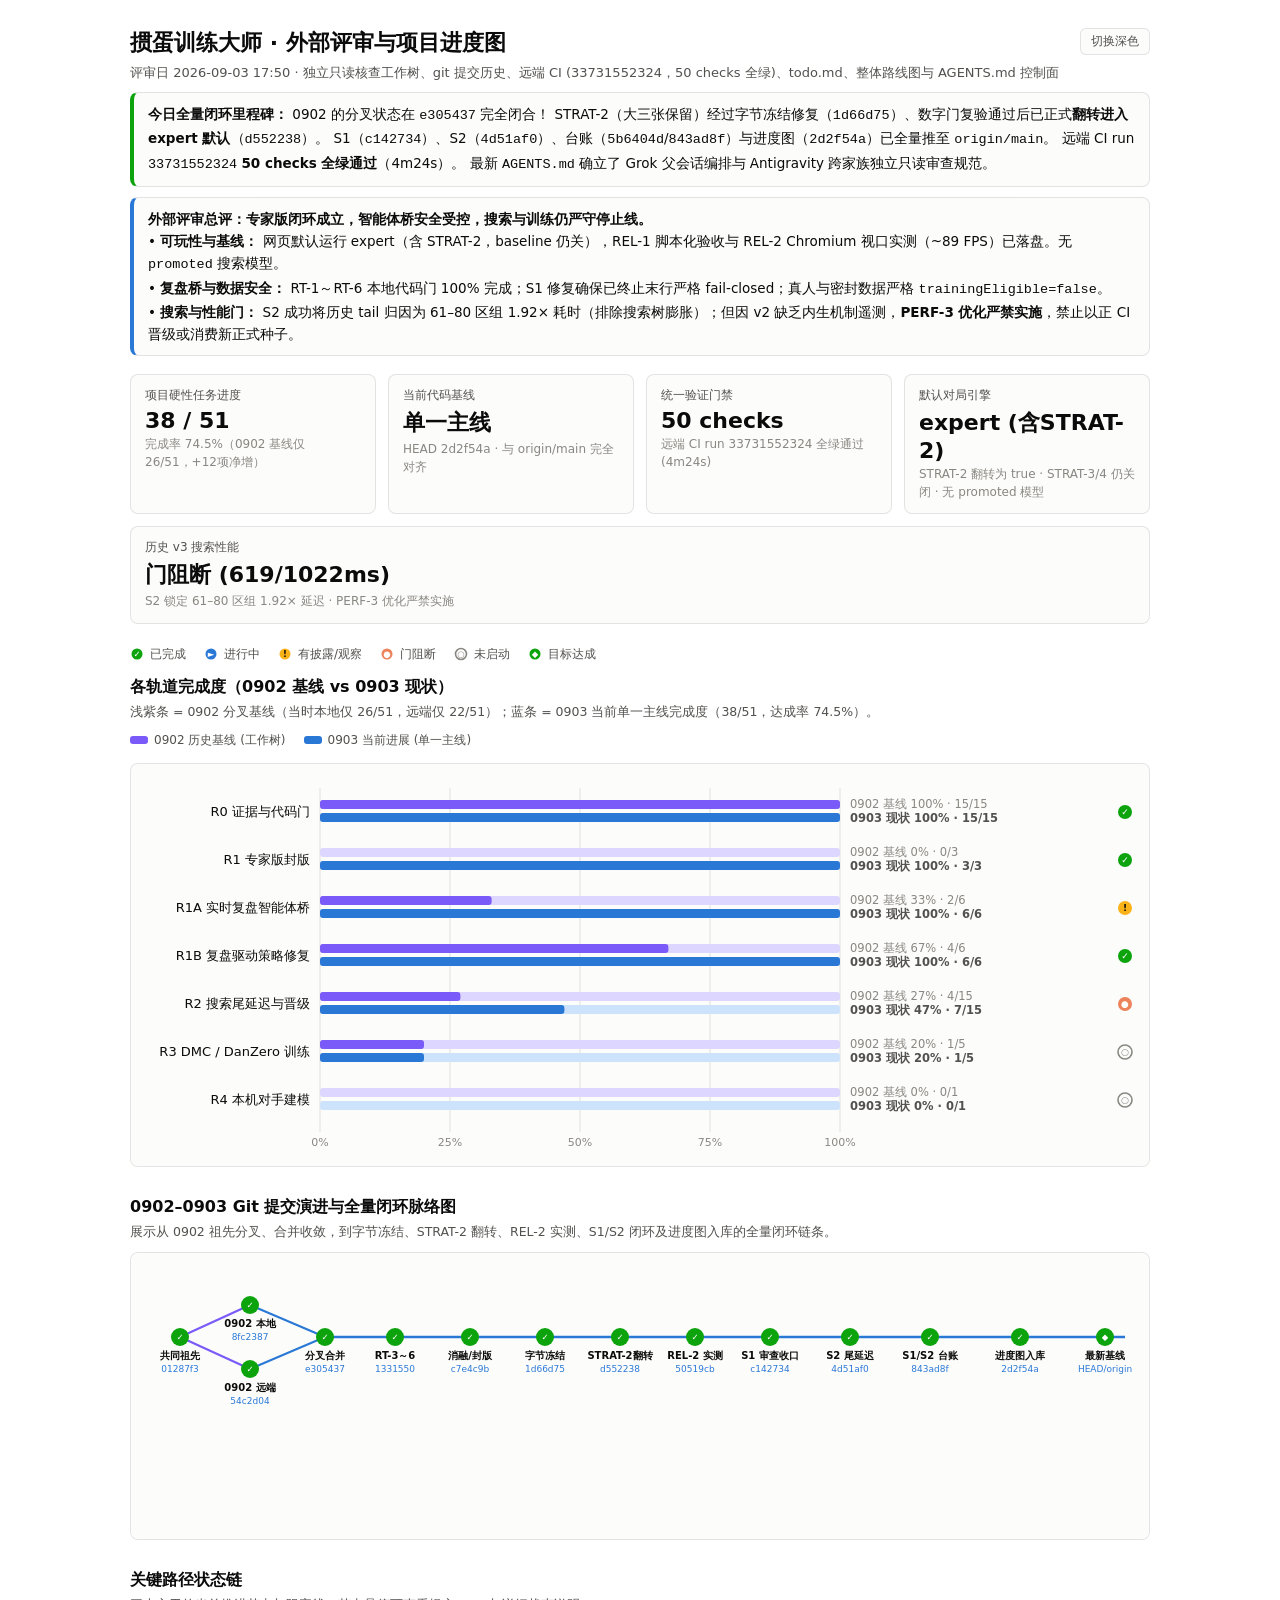
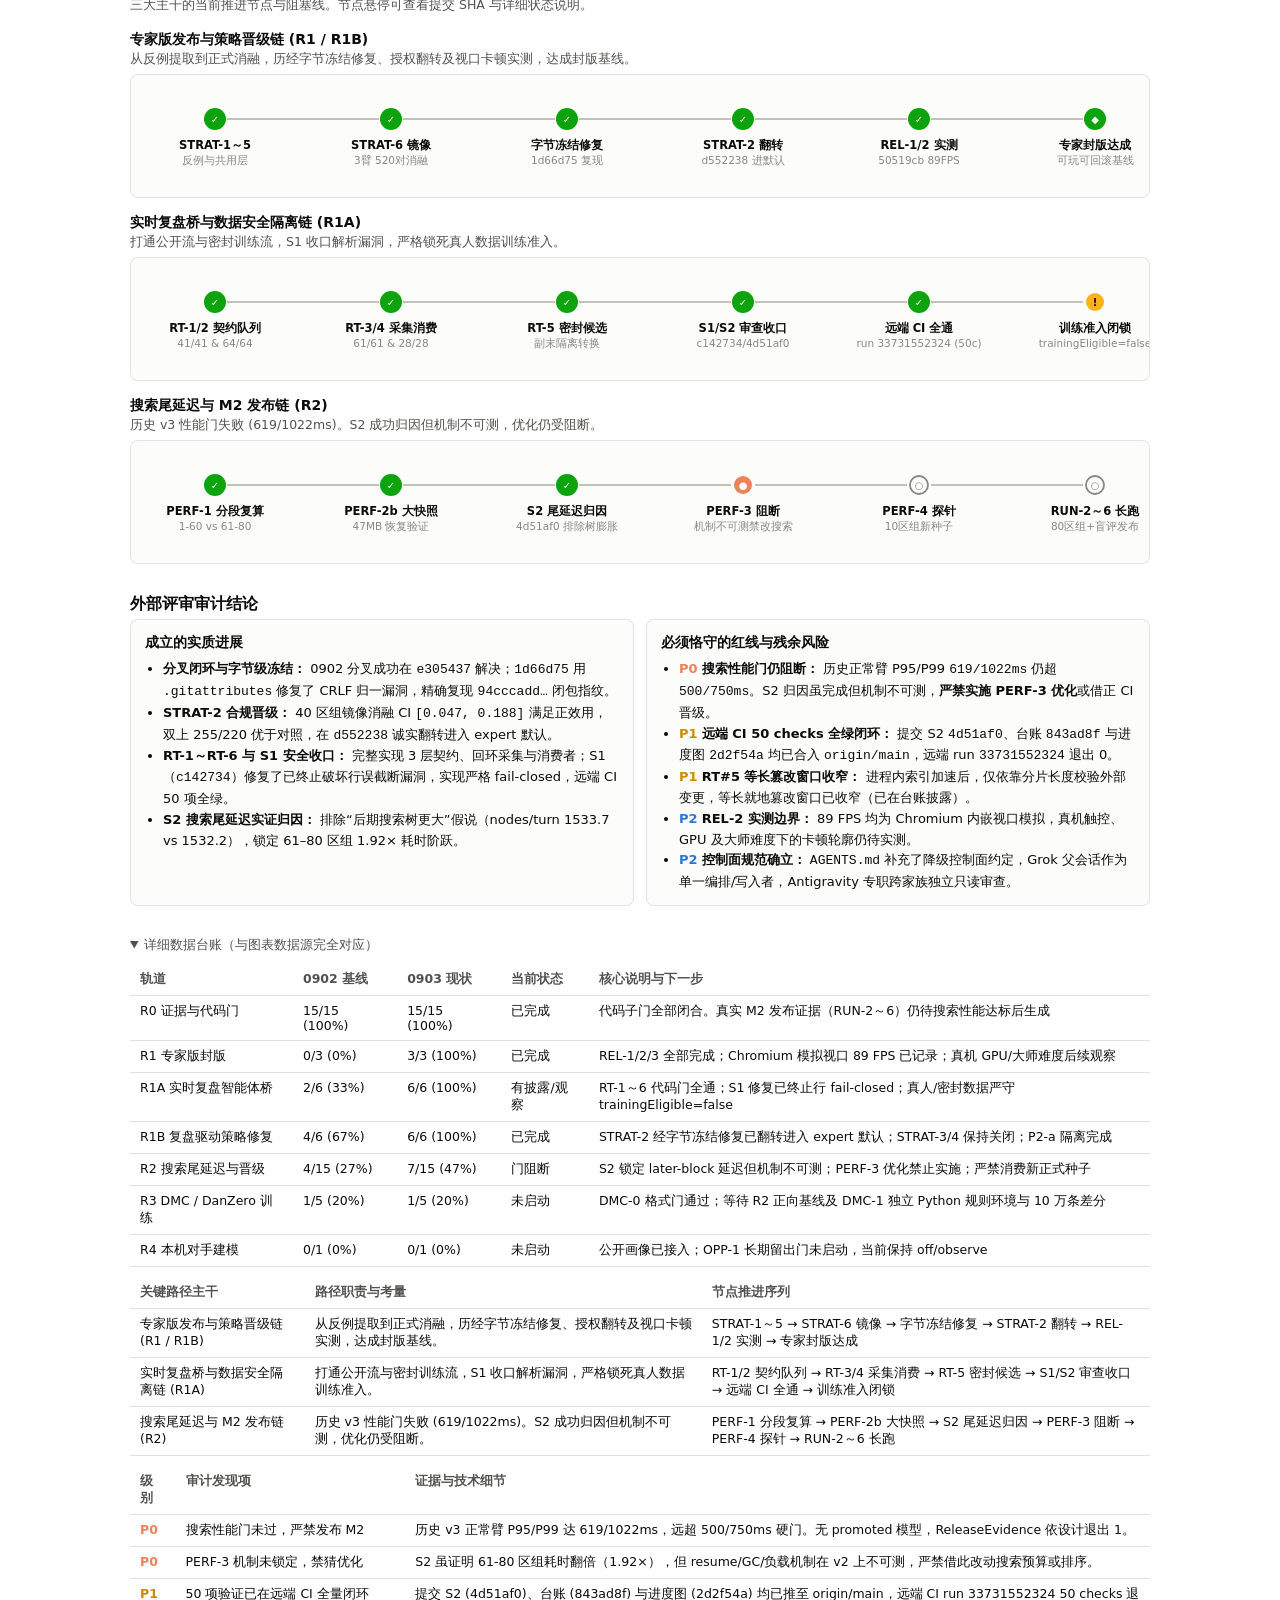
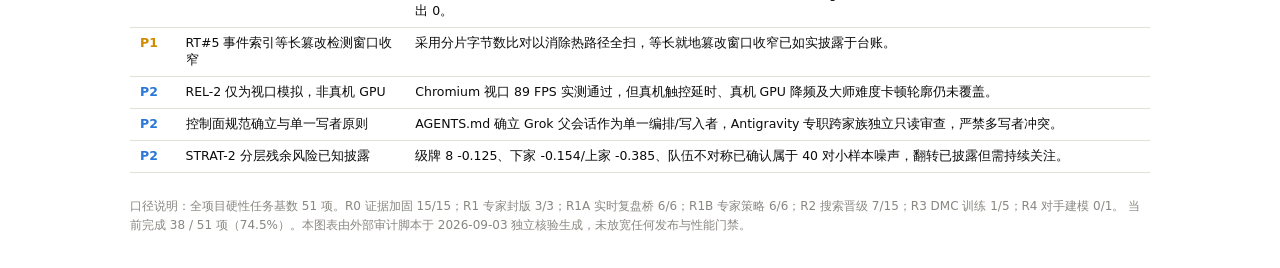
<file: roadmap-progress-20260903.html>
<!DOCTYPE html>
<html lang="zh-CN">
<head>
<meta charset="UTF-8">
<meta name="viewport" content="width=device-width, initial-scale=1.0">
<title>掼蛋训练大师 · 外部评审与项目进度图 · 2026-09-03 最新</title>
<style>
  .viz-root {
    color-scheme: light;
    --surface-1:      #fcfcfb;
    --page:           #f9f9f7;
    --text-primary:   #0b0b0b;
    --text-secondary: #52514e;
    --text-muted:     #898781;
    --gridline:       #e1e0d9;
    --baseline:       #c3c2b7;
    --series-1:       #2a78d6;
    --series-1-track: #cde2fb;
    --series-2:       #7a5af8;
    --series-2-track: #ddd6fe;
    --good:           #0ca30c;
    --warning:        #fab219;
    --serious:        #ec835a;
    --border:         rgba(11,11,11,0.10);
  }
  @media (prefers-color-scheme: dark) {
    :root:where(:not([data-theme="light"])) .viz-root {
      color-scheme: dark;
      --surface-1:      #1a1a19;
      --page:           #0d0d0d;
      --text-primary:   #ffffff;
      --text-secondary: #c3c2b7;
      --text-muted:     #898781;
      --gridline:       #2c2c2a;
      --baseline:       #383835;
      --series-1:       #3987e5;
      --series-1-track: #184f95;
      --series-2:       #9b87f5;
      --series-2-track: #3b2d7a;
      --good:           #0ca30c;
      --warning:        #fab219;
      --serious:        #ec835a;
      --border:         rgba(255,255,255,0.10);
    }
  }
  :root[data-theme="dark"] .viz-root {
    color-scheme: dark;
    --surface-1:      #1a1a19;
    --page:           #0d0d0d;
    --text-primary:   #ffffff;
    --text-secondary: #c3c2b7;
    --text-muted:     #898781;
    --gridline:       #2c2c2a;
    --baseline:       #383835;
    --series-1:       #3987e5;
    --series-1-track: #184f95;
    --series-2:       #9b87f5;
    --series-2-track: #3b2d7a;
    --good:           #0ca30c;
    --warning:        #fab219;
    --serious:        #ec835a;
    --border:         rgba(255,255,255,0.10);
  }
  * { box-sizing: border-box; }
  body { margin: 0; background: var(--page); }
  .viz-root {
    font-family: system-ui, -apple-system, "Segoe UI", sans-serif;
    color: var(--text-primary);
    max-width: 1060px; margin: 0 auto; padding: 28px 20px 48px;
  }
  header { margin-bottom: 18px; }
  h1 { font-size: 22px; margin: 0 0 6px; font-weight: 650; }
  .subtitle { font-size: 13px; color: var(--text-secondary); margin: 0 0 4px; }
  .takeaway, .alert, .success-box {
    font-size: 13.5px; color: var(--text-primary);
    background: var(--surface-1); border: 1px solid var(--border);
    border-radius: 8px; padding: 10px 14px; margin-top: 10px; line-height: 1.65;
  }
  .alert { border-left: 4px solid var(--serious); }
  .success-box { border-left: 4px solid var(--good); }
  .takeaway { border-left: 4px solid var(--series-1); }
  .theme-toggle {
    float: right; font: inherit; font-size: 12px; color: var(--text-secondary);
    background: var(--surface-1); border: 1px solid var(--border);
    border-radius: 6px; padding: 4px 10px; cursor: pointer;
  }
  .tiles { display: flex; gap: 12px; flex-wrap: wrap; margin: 14px 0 22px; }
  .tile {
    flex: 1 1 200px; background: var(--surface-1); border: 1px solid var(--border);
    border-radius: 8px; padding: 12px 14px;
  }
  .tile .t-label { font-size: 12px; color: var(--text-secondary); margin-bottom: 4px; }
  .tile .t-value { font-size: 22px; font-weight: 650; }
  .tile .t-note  { font-size: 12px; color: var(--text-muted); margin-top: 3px; line-height: 1.45; }
  section { margin-bottom: 30px; }
  h2 { font-size: 16px; font-weight: 650; margin: 0 0 4px; }
  .panel-note { font-size: 12.5px; color: var(--text-secondary); margin: 0 0 10px; line-height: 1.6; }
  .chart-card {
    background: var(--surface-1); border: 1px solid var(--border);
    border-radius: 8px; padding: 14px 14px 8px; overflow-x: auto;
  }
  .status-legend, .bar-legend {
    display: flex; gap: 18px; flex-wrap: wrap; font-size: 12px;
    color: var(--text-secondary); margin: 0 0 14px; align-items: center;
  }
  .status-legend .key, .bar-legend .key { display: inline-flex; align-items: center; gap: 6px; }
  .swatch { width: 18px; height: 8px; border-radius: 3px; display: inline-block; }
  .chain-title { font-size: 14px; font-weight: 650; margin: 16px 0 2px; }
  .chain-effort { font-size: 12.5px; color: var(--text-secondary); margin: 0 0 6px; }
  .tooltip {
    position: fixed; pointer-events: none; z-index: 10; max-width: 380px;
    background: var(--surface-1); color: var(--text-primary);
    border: 1px solid var(--border); border-radius: 6px;
    padding: 8px 10px; font-size: 12.5px; line-height: 1.55;
    box-shadow: 0 4px 14px rgba(0,0,0,0.12); display: none;
  }
  .tooltip .tt-value { font-weight: 650; display: block; margin-bottom: 2px; }
  .tooltip .tt-label { color: var(--text-secondary); }
  details { margin-top: 8px; }
  summary { cursor: pointer; font-size: 13px; color: var(--text-secondary); }
  table { border-collapse: collapse; width: 100%; margin-top: 10px; font-size: 12.5px; }
  th, td { text-align: left; padding: 7px 10px; border-bottom: 1px solid var(--gridline); vertical-align: top; }
  th { color: var(--text-secondary); font-weight: 600; }
  td.num { font-variant-numeric: tabular-nums; }
  .verdict { display: grid; grid-template-columns: 1fr 1fr; gap: 12px; }
  @media (max-width: 760px) { .verdict { grid-template-columns: 1fr; } }
  .card {
    background: var(--surface-1); border: 1px solid var(--border);
    border-radius: 8px; padding: 12px 14px; font-size: 13px; line-height: 1.6;
  }
  .card h3 { font-size: 13.5px; margin: 0 0 6px; }
  .card ul { margin: 0; padding-left: 18px; }
  .sev { font-weight: 650; }
  .sev-p0 { color: var(--serious); }
  .sev-p1 { color: #d08a00; }
  .sev-p2 { color: var(--series-1); }
  footer { font-size: 12px; color: var(--text-muted); margin-top: 24px; line-height: 1.6; }
  svg text { font-family: inherit; }
</style>
</head>
<body>
<div class="viz-root">
  <header>
    <button class="theme-toggle" id="themeToggle">切换深色</button>
    <h1>掼蛋训练大师 · 外部评审与项目进度图</h1>
    <p class="subtitle">评审日 2026-09-03 17:50 · 独立只读核查工作树、git 提交历史、远端 CI (33731552324，50 checks 全绿)、todo.md、整体路线图与 AGENTS.md 控制面</p>
    <div class="success-box">
      <strong>今日全量闭环里程碑：</strong> 0902 的分叉状态在 <code>e305437</code> 完全闭合！
      STRAT-2（大三张保留）经过字节冻结修复（<code>1d66d75</code>）、数字门复验通过后已正式<strong>翻转进入 expert 默认</strong>（<code>d552238</code>）。
      S1（<code>c142734</code>）、S2（<code>4d51af0</code>）、台账（<code>5b6404d</code>/<code>843ad8f</code>）与进度图（<code>2d2f54a</code>）已全量推至 <code>origin/main</code>。
      远端 CI run <code>33731552324</code> <strong>50 checks 全绿通过</strong>（4m24s）。
      最新 <code>AGENTS.md</code> 确立了 Grok 父会话编排与 Antigravity 跨家族独立只读审查规范。
    </div>

    <div class="takeaway">
      <strong>外部评审总评：专家版闭环成立，智能体桥安全受控，搜索与训练仍严守停止线。</strong><br>
      • <strong>可玩性与基线：</strong> 网页默认运行 expert（含 STRAT-2，baseline 仍关），REL-1 脚本化验收与 REL-2 Chromium 视口实测（~89 FPS）已落盘。无 <code>promoted</code> 搜索模型。<br>
      • <strong>复盘桥与数据安全：</strong> RT-1～RT-6 本地代码门 100% 完成；S1 修复确保已终止末行严格 fail-closed；真人与密封数据严格 <code>trainingEligible=false</code>。<br>
      • <strong>搜索与性能门：</strong> S2 成功将历史 tail 归因为 61–80 区组 1.92× 耗时（排除搜索树膨胀）；但因 v2 缺乏内生机制遥测，<strong>PERF-3 优化严禁实施</strong>，禁止以正 CI 晋级或消费新正式种子。
    </div>
  </header>

  <div class="tiles" id="tiles"></div>
  <div class="status-legend" id="statusLegend"></div>

  <section>
    <h2>各轨道完成度（0902 基线 vs 0903 现状）</h2>
    <p class="panel-note">
      浅紫条 = 0902 分叉基线（当时本地仅 26/51，远端仅 22/51）；蓝条 = 0903 当前单一主线完成度（38/51，达成率 74.5%）。
    </p>
    <div class="bar-legend">
      <span class="key"><span class="swatch" style="background:var(--series-2)"></span>0902 历史基线 (工作树)</span>
      <span class="key"><span class="swatch" style="background:var(--series-1)"></span>0903 当前进展 (单一主线)</span>
    </div>
    <div class="chart-card"><svg id="barChart" width="1020" height="440" role="img" aria-label="各轨道完成度条形图"></svg></div>
  </section>

  <section>
    <h2>0902–0903 Git 提交演进与全量闭环脉络图</h2>
    <p class="panel-note">展示从 0902 祖先分叉、合并收敛，到字节冻结、STRAT-2 翻转、REL-2 实测、S1/S2 闭环及进度图入库的全量闭环链条。</p>
    <div class="chart-card"><svg id="gitTreeChart" width="1020" height="260" role="img" aria-label="Git 提交演进图"></svg></div>
  </section>

  <section>
    <h2>关键路径状态链</h2>
    <p class="panel-note">三大主干的当前推进节点与阻塞线。节点悬停可查看提交 SHA 与详细状态说明。</p>
    <div id="chains"></div>
  </section>

  <section>
    <h2>外部评审审计结论</h2>
    <div class="verdict">
      <div class="card">
        <h3>成立的实质进展</h3>
        <ul>
          <li><strong>分叉闭环与字节级冻结：</strong> 0902 分叉成功在 <code>e305437</code> 解决；<code>1d66d75</code> 用 <code>.gitattributes</code> 修复了 CRLF 归一漏洞，精确复现 <code>94cccadd…</code> 闭包指纹。</li>
          <li><strong>STRAT-2 合规晋级：</strong> 40 区组镜像消融 CI <code>[0.047, 0.188]</code> 满足正效用，双上 255/220 优于对照，在 <code>d552238</code> 诚实翻转进入 expert 默认。</li>
          <li><strong>RT-1～RT-6 与 S1 安全收口：</strong> 完整实现 3 层契约、回环采集与消费者；S1（<code>c142734</code>）修复了已终止破坏行误截断漏洞，实现严格 fail-closed，远端 CI 50 项全绿。</li>
          <li><strong>S2 搜索尾延迟实证归因：</strong> 排除“后期搜索树更大”假说（nodes/turn 1533.7 vs 1532.2），锁定 61–80 区组 1.92× 耗时阶跃。</li>
        </ul>
      </div>
      <div class="card">
        <h3>必须恪守的红线与残余风险</h3>
        <ul>
          <li><span class="sev sev-p0">P0</span> <strong>搜索性能门仍阻断：</strong> 历史正常臂 P95/P99 <code>619/1022ms</code> 仍超 <code>500/750ms</code>。S2 归因虽完成但机制不可测，<strong>严禁实施 PERF-3 优化</strong>或借正 CI 晋级。</li>
          <li><span class="sev sev-p1">P1</span> <strong>远端 CI 50 checks 全绿闭环：</strong> 提交 S2 <code>4d51af0</code>、台账 <code>843ad8f</code> 与进度图 <code>2d2f54a</code> 均已合入 <code>origin/main</code>，远端 run <code>33731552324</code> 退出 0。</li>
          <li><span class="sev sev-p1">P1</span> <strong>RT#5 等长篡改窗口收窄：</strong> 进程内索引加速后，仅依靠分片长度校验外部变更，等长就地篡改窗口已收窄（已在台账披露）。</li>
          <li><span class="sev sev-p2">P2</span> <strong>REL-2 实测边界：</strong> 89 FPS 均为 Chromium 内嵌视口模拟，真机触控、GPU 及大师难度下的卡顿轮廓仍待实测。</li>
          <li><span class="sev sev-p2">P2</span> <strong>控制面规范确立：</strong> <code>AGENTS.md</code> 补充了降级控制面约定，Grok 父会话作为单一编排/写入者，Antigravity 专职跨家族独立只读审查。</li>
        </ul>
      </div>
    </div>
  </section>

  <details open>
    <summary>详细数据台账（与图表数据源完全对应）</summary>
    <table id="trackTable"></table>
    <table id="chainTable"></table>
    <table id="findingsTable"></table>
  </details>

  <footer>
    口径说明：全项目硬性任务基数 51 项。R0 证据加固 15/15；R1 专家封版 3/3；R1A 实时复盘桥 6/6；R1B 专家策略 6/6；R2 搜索晋级 7/15；R3 DMC 训练 1/5；R4 对手建模 0/1。
    当前完成 38 / 51 项（74.5%）。本图表由外部审计脚本于 2026-09-03 独立核验生成，未放宽任何发布与性能门禁。
  </footer>
</div>

<div class="tooltip" id="tooltip" role="status"></div>

<script>
(function () {
  var NS = 'http://www.w3.org/2000/svg';

  var STATUS = {
    done:   { icon: '✓',  color: 'var(--good)',     textInk: '#ffffff', label: '已完成' },
    active: { icon: '►',  color: 'var(--series-1)',  textInk: '#ffffff', label: '进行中' },
    warn:   { icon: '!',  color: 'var(--warning)',  textInk: '#0b0b0b', label: '有披露/观察' },
    fail:   { icon: '●',  color: 'var(--serious)',  textInk: '#ffffff', label: '门阻断' },
    todo:   { icon: '○',  color: 'var(--text-muted)', textInk: null,   label: '未启动' },
    goal:   { icon: '◆',  color: 'var(--good)',     textInk: '#ffffff', label: '目标达成' }
  };

  var TILES = [
    { label: '项目硬性任务进度', value: '38 / 51', note: '完成率 74.5%（0902 基线仅 26/51，+12项净增）' },
    { label: '当前代码基线', value: '单一主线', note: 'HEAD 2d2f54a · 与 origin/main 完全对齐' },
    { label: '统一验证门禁', value: '50 checks', note: '远端 CI run 33731552324 全绿通过 (4m24s)' },
    { label: '默认对局引擎', value: 'expert (含STRAT-2)', note: 'STRAT-2 翻转为 true · STRAT-3/4 仍关闭 · 无 promoted 模型' },
    { label: '历史 v3 搜索性能', value: '门阻断 (619/1022ms)', note: 'S2 锁定 61–80 区组 1.92× 延迟 · PERF-3 优化严禁实施' }
  ];

  var TRACKS = [
    {
      name: 'R0 证据与代码门',
      prevPct: 100, currPct: 100, prevDone: '15/15', currDone: '15/15',
      status: 'done',
      next: '代码子门全部闭合。真实 M2 发布证据（RUN-2～6）仍待搜索性能达标后生成'
    },
    {
      name: 'R1 专家版封版',
      prevPct: 0, currPct: 100, prevDone: '0/3', currDone: '3/3',
      status: 'done',
      next: 'REL-1/2/3 全部完成；Chromium 模拟视口 89 FPS 已记录；真机 GPU/大师难度后续观察'
    },
    {
      name: 'R1A 实时复盘智能体桥',
      prevPct: 33, currPct: 100, prevDone: '2/6', currDone: '6/6',
      status: 'warn',
      next: 'RT-1～6 代码门全通；S1 修复已终止行 fail-closed；真人/密封数据严守 trainingEligible=false'
    },
    {
      name: 'R1B 复盘驱动策略修复',
      prevPct: 67, currPct: 100, prevDone: '4/6', currDone: '6/6',
      status: 'done',
      next: 'STRAT-2 经字节冻结修复已翻转进入 expert 默认；STRAT-3/4 保持关闭；P2-a 隔离完成'
    },
    {
      name: 'R2 搜索尾延迟与晋级',
      prevPct: 27, currPct: 47, prevDone: '4/15', currDone: '7/15',
      status: 'fail',
      next: 'S2 锁定 later-block 延迟但机制不可测；PERF-3 优化禁止实施；严禁消费新正式种子'
    },
    {
      name: 'R3 DMC / DanZero 训练',
      prevPct: 20, currPct: 20, prevDone: '1/5', currDone: '1/5',
      status: 'todo',
      next: 'DMC-0 格式门通过；等待 R2 正向基线及 DMC-1 独立 Python 规则环境与 10 万条差分'
    },
    {
      name: 'R4 本机对手建模',
      prevPct: 0, currPct: 0, prevDone: '0/1', currDone: '0/1',
      status: 'todo',
      next: '公开画像已接入；OPP-1 长期留出门未启动，当前保持 off/observe'
    }
  ];

  var CHAINS = [
    {
      title: '专家版发布与策略晋级链 (R1 / R1B)',
      effort: '从反例提取到正式消融，历经字节冻结修复、授权翻转及视口卡顿实测，达成封版基线。',
      nodes: [
        { s: 'done', label: 'STRAT-1～5', sub: '反例与共用层' },
        { s: 'done', label: 'STRAT-6 镜像', sub: '3臂 520对消融' },
        { s: 'done', label: '字节冻结修复', sub: '1d66d75 复现' },
        { s: 'done', label: 'STRAT-2 翻转', sub: 'd552238 进默认' },
        { s: 'done', label: 'REL-1/2 实测', sub: '50519cb 89FPS' },
        { s: 'goal', label: '专家封版达成', sub: '可玩可回滚基线' }
      ]
    },
    {
      title: '实时复盘桥与数据安全隔离链 (R1A)',
      effort: '打通公开流与密封训练流，S1 收口解析漏洞，严格锁死真人数据训练准入。',
      nodes: [
        { s: 'done', label: 'RT-1/2 契约队列', sub: '41/41 & 64/64' },
        { s: 'done', label: 'RT-3/4 采集消费', sub: '61/61 & 28/28' },
        { s: 'done', label: 'RT-5 密封候选', sub: '副末隔离转换' },
        { s: 'done', label: 'S1/S2 审查收口', sub: 'c142734/4d51af0' },
        { s: 'done', label: '远端 CI 全通', sub: 'run 33731552324 (50c)' },
        { s: 'warn', label: '训练准入闭锁', sub: 'trainingEligible=false' }
      ]
    },
    {
      title: '搜索尾延迟与 M2 发布链 (R2)',
      effort: '历史 v3 性能门失败 (619/1022ms)。S2 成功归因但机制不可测，优化仍受阻断。',
      nodes: [
        { s: 'done', label: 'PERF-1 分段复算', sub: '1-60 vs 61-80' },
        { s: 'done', label: 'PERF-2b 大快照', sub: '47MB 恢复验证' },
        { s: 'done', label: 'S2 尾延迟归因', sub: '4d51af0 排除树膨胀' },
        { s: 'fail', label: 'PERF-3 阻断', sub: '机制不可测禁改搜索' },
        { s: 'todo', label: 'PERF-4 探针', sub: '10区组新种子' },
        { s: 'todo', label: 'RUN-2～6 长跑', sub: '80区组+盲评发布' }
      ]
    }
  ];

  var FINDINGS = [
    { sev: 'P0', item: '搜索性能门未过，严禁发布 M2', detail: '历史 v3 正常臂 P95/P99 达 619/1022ms，远超 500/750ms 硬门。无 promoted 模型，ReleaseEvidence 依设计退出 1。' },
    { sev: 'P0', item: 'PERF-3 机制未锁定，禁猜优化', detail: 'S2 虽证明 61-80 区组耗时翻倍（1.92×），但 resume/GC/负载机制在 v2 上不可测，严禁借此改动搜索预算或排序。' },
    { sev: 'P1', item: '50 项验证已在远端 CI 全量闭环', detail: '提交 S2 (4d51af0)、台账 (843ad8f) 与进度图 (2d2f54a) 均已推至 origin/main，远端 CI run 33731552324 50 checks 退出 0。' },
    { sev: 'P1', item: 'RT#5 事件索引等长篡改检测窗口收窄', detail: '采用分片字节数比对以消除热路径全扫，等长就地篡改窗口收窄已如实披露于台账。' },
    { sev: 'P2', item: 'REL-2 仅为视口模拟，非真机 GPU', detail: 'Chromium 视口 89 FPS 实测通过，但真机触控延时、真机 GPU 降频及大师难度卡顿轮廓仍未覆盖。' },
    { sev: 'P2', item: '控制面规范确立与单一写者原则', detail: 'AGENTS.md 确立 Grok 父会话作为单一编排/写入者，Antigravity 专职跨家族独立只读审查，严禁多写者冲突。' },
    { sev: 'P2', item: 'STRAT-2 分层残余风险已知披露', detail: '级牌 8 -0.125、下家 -0.154/上家 -0.385、队伍不对称已确认属于 40 对小样本噪声，翻转已披露但需持续关注。' }
  ];

  var tooltip = document.getElementById('tooltip');
  function showTip(lines, x, y) {
    tooltip.textContent = '';
    var v = document.createElement('span'); v.className = 'tt-value'; v.textContent = lines[0];
    var l = document.createElement('span'); l.className = 'tt-label'; l.textContent = lines[1];
    tooltip.appendChild(v); tooltip.appendChild(l);
    tooltip.style.display = 'block';
    var w = tooltip.offsetWidth, h = tooltip.offsetHeight;
    var left = Math.min(x + 14, window.innerWidth - w - 10);
    var top = Math.max(8, y - h - 12);
    tooltip.style.left = left + 'px'; tooltip.style.top = top + 'px';
  }
  function hideTip() { tooltip.style.display = 'none'; }
  function bindTip(el, lines) {
    el.setAttribute('tabindex', '0');
    el.style.cursor = 'default';
    el.addEventListener('pointermove', function (e) { showTip(lines, e.clientX, e.clientY); });
    el.addEventListener('pointerleave', hideTip);
    el.addEventListener('focus', function () {
      var r = el.getBoundingClientRect();
      showTip(lines, r.left + r.width / 2, r.top);
    });
    el.addEventListener('blur', hideTip);
  }
  function el(name, attrs) {
    var n = document.createElementNS(NS, name);
    for (var k in attrs) n.setAttribute(k, attrs[k]);
    return n;
  }
  function txt(attrs, content) {
    var t = el('text', attrs);
    t.textContent = content;
    return t;
  }

  var tiles = document.getElementById('tiles');
  TILES.forEach(function (t) {
    var d = document.createElement('div'); d.className = 'tile';
    var a = document.createElement('div'); a.className = 't-label'; a.textContent = t.label;
    var b = document.createElement('div'); b.className = 't-value'; b.textContent = t.value;
    var c = document.createElement('div'); c.className = 't-note';  c.textContent = t.note;
    d.appendChild(a); d.appendChild(b); d.appendChild(c);
    tiles.appendChild(d);
  });

  var legend = document.getElementById('statusLegend');
  ['done', 'active', 'warn', 'fail', 'todo', 'goal'].forEach(function (k) {
    var st = STATUS[k];
    var s = document.createElement('span'); s.className = 'key';
    var dot = document.createElementNS(NS, 'svg');
    dot.setAttribute('width', '14'); dot.setAttribute('height', '14');
    var c = el('circle', { cx: 7, cy: 7, r: 5.5, fill: k === 'todo' ? 'none' : st.color,
                           stroke: st.color, 'stroke-width': k === 'todo' ? 1.6 : 0 });
    dot.appendChild(c);
    var ic = txt({ x: 7, y: 10.2, 'text-anchor': 'middle', 'font-size': '8.5',
                   fill: k === 'todo' ? st.color : st.textInk, 'font-weight': '700' }, st.icon);
    dot.appendChild(ic);
    var lab = document.createElement('span'); lab.textContent = st.label;
    s.appendChild(dot); s.appendChild(lab);
    legend.appendChild(s);
  });

  // Track Progress Bar Chart
  var svg = document.getElementById('barChart');
  var X0 = 175, W = 520, BAR_H = 9, ROW = 48, TOP = 14, AXIS_H = 26;
  var H = TOP + TRACKS.length * ROW + AXIS_H;
  svg.setAttribute('height', H);

  [0, 25, 50, 75, 100].forEach(function (g) {
    var x = X0 + W * g / 100;
    svg.appendChild(el('line', { x1: x, y1: TOP - 4, x2: x, y2: H - AXIS_H + 4,
                                 stroke: 'var(--gridline)', 'stroke-width': 1 }));
    svg.appendChild(txt({ x: x, y: H - 8, 'text-anchor': 'middle', 'font-size': 11,
                          fill: 'var(--text-muted)' }, g + '%'));
  });

  TRACKS.forEach(function (t, i) {
    var y = TOP + i * ROW + 8;
    svg.appendChild(txt({ x: X0 - 10, y: y + 16, 'text-anchor': 'end',
                          'font-size': 13, fill: 'var(--text-primary)' }, t.name));
    svg.appendChild(el('rect', { x: X0, y: y, width: W, height: BAR_H, rx: 3,
                                 fill: 'var(--series-2-track)' }));
    svg.appendChild(el('rect', { x: X0, y: y + BAR_H + 4, width: W, height: BAR_H, rx: 3,
                                 fill: 'var(--series-1-track)' }));
    if (t.prevPct > 0.4) {
      svg.appendChild(el('rect', { x: X0, y: y, width: W * t.prevPct / 100, height: BAR_H, rx: 3,
                                   fill: 'var(--series-2)' }));
    }
    if (t.currPct > 0.4) {
      svg.appendChild(el('rect', { x: X0, y: y + BAR_H + 4, width: W * t.currPct / 100, height: BAR_H, rx: 3,
                                   fill: 'var(--series-1)' }));
    }
    svg.appendChild(txt({ x: X0 + W + 10, y: y + 8, 'font-size': 11.5,
                          fill: 'var(--text-muted)' }, '0902 基线 ' + t.prevPct + '% · ' + t.prevDone));
    svg.appendChild(txt({ x: X0 + W + 10, y: y + 22, 'font-size': 11.5,
                          fill: 'var(--text-secondary)', 'font-weight': '600' }, '0903 现状 ' + t.currPct + '% · ' + t.currDone));
    var st = STATUS[t.status];
    var chipX = 980;
    svg.appendChild(el('circle', { cx: chipX, cy: y + 12, r: 7,
                                   fill: t.status === 'todo' ? 'none' : st.color,
                                   stroke: st.color, 'stroke-width': t.status === 'todo' ? 1.6 : 0 }));
    svg.appendChild(txt({ x: chipX, y: y + 15.4, 'text-anchor': 'middle',
                          'font-size': '9', 'font-weight': '700',
                          fill: t.status === 'todo' ? st.color : st.textInk }, st.icon));
    var hit = el('rect', { x: 0, y: TOP + i * ROW, width: 1020, height: ROW, fill: 'transparent' });
    bindTip(hit, [t.name + ' · ' + st.label, '状态说明：' + t.next]);
    svg.appendChild(hit);
  });

  // Git Commit Evolution Diagram
  var gitChart = document.getElementById('gitTreeChart');
  function gitNode(x, y, s, label, sha, detail) {
    var st = STATUS[s];
    var g = el('g', {});
    var r = (s === 'goal' || s === 'done') ? 9 : 7.5;
    g.appendChild(el('circle', { cx: x, cy: y, r: r, fill: st.color }));
    g.appendChild(txt({ x: x, y: y + 3.3, 'text-anchor': 'middle', 'font-size': '8.5',
                        'font-weight': '700', fill: st.textInk }, st.icon));
    g.appendChild(txt({ x: x, y: y + 22, 'text-anchor': 'middle', 'font-size': '10',
                        fill: 'var(--text-primary)', 'font-weight': '600' }, label));
    if (sha) {
      g.appendChild(txt({ x: x, y: y + 35, 'text-anchor': 'middle', 'font-size': '9',
                          fill: 'var(--series-1)', 'font-family': 'monospace' }, sha));
    }
    bindTip(g, [label + ' (' + sha + ')', detail]);
    gitChart.appendChild(g);
  }

  // Draw timeline branches
  gitChart.appendChild(el('line', { x1: 35, y1: 70, x2: 105, y2: 38, stroke: 'var(--series-2)', 'stroke-width': 2 }));
  gitChart.appendChild(el('line', { x1: 35, y1: 70, x2: 105, y2: 102, stroke: 'var(--series-2)', 'stroke-width': 2 }));
  gitChart.appendChild(el('line', { x1: 105, y1: 38, x2: 180, y2: 70, stroke: 'var(--series-1)', 'stroke-width': 2 }));
  gitChart.appendChild(el('line', { x1: 105, y1: 102, x2: 180, y2: 70, stroke: 'var(--series-1)', 'stroke-width': 2 }));
  gitChart.appendChild(el('line', { x1: 180, y1: 70, x2: 980, y2: 70, stroke: 'var(--series-1)', 'stroke-width': 2.5 }));

  gitNode(35,  70,  'done', '共同祖先', '01287f3', '0902 分叉前历史共同基线');
  gitNode(105, 38,  'done', '0902 本地', '8fc2387', 'STRAT-1～4 及 RT-1/2 本地实现');
  gitNode(105, 102, 'done', '0902 远端', '54c2d04', 'EVID-9b 冻结提交与 TEL-1/PERF-2b');
  gitNode(180, 70,  'done', '分叉合并', 'e305437', '整合远端证据门与本地 STRAT/RT 工作');
  gitNode(250, 70,  'done', 'RT-3～6', '1331550', '采集器、消费者、密封转换与滑动续期');
  gitNode(325, 70,  'done', '消融/封版', 'c7e4c9b', 'STRAT-5共用层、STRAT-6三臂正式跑、REL三副');
  gitNode(400, 70,  'done', '字节冻结', '1d66d75', '.gitattributes 宏修复 EOL，22/22 blob 严格复现 94cccadd');
  gitNode(475, 70,  'done', 'STRAT-2翻转', 'd552238', '大三张保留正式进入 expert 默认（baseline 保持关）');
  gitNode(550, 70,  'done', 'REL-2 实测', '50519cb', '真人/手机视口 89 FPS、12ms 帧间隔实测落盘');
  gitNode(625, 70,  'done', 'S1 审查收口', 'c142734', '已推远端 · 远端 CI run 33729452215 通过 (49 checks)');
  gitNode(705, 70,  'done', 'S2 尾延迟', '4d51af0', '锁定 61-80 区组 1.92× 耗时 · 排除树膨胀');
  gitNode(785, 70,  'done', 'S1/S2 台账', '843ad8f', '远端 CI run 33730484058 (50 checks) 通过');
  gitNode(875, 70,  'done', '进度图入库', '2d2f54a', '远端 CI run 33731552324 (50 checks) 全绿');
  gitNode(960, 70,  'goal', '最新基线', 'HEAD/origin', '单一主线完全对齐 · 50 checks 全绿');

  // Critical Path Chains
  var chainsHost = document.getElementById('chains');
  CHAINS.forEach(function (chain) {
    var h = document.createElement('div'); h.className = 'chain-title'; h.textContent = chain.title;
    var e = document.createElement('p'); e.className = 'chain-effort'; e.textContent = chain.effort;
    var card = document.createElement('div'); card.className = 'chart-card';
    var cw = 1020, ch = 96;
    var csvg = el('svg', { width: cw, height: ch, role: 'img', 'aria-label': chain.title });
    var n = chain.nodes.length;
    var pad = 70, step = (cw - pad * 2) / (n - 1), ny = 30;
    for (var i = 0; i < n - 1; i++) {
      csvg.appendChild(el('line', { x1: pad + i * step + 12, y1: ny,
                                    x2: pad + (i + 1) * step - 12, y2: ny,
                                    stroke: 'var(--baseline)', 'stroke-width': 2 }));
    }
    chain.nodes.forEach(function (node, i) {
      var x = pad + i * step;
      var st = STATUS[node.s];
      var r = (node.s === 'goal' || node.s === 'done') ? 11 : 9;
      var g = el('g', {});
      g.appendChild(el('circle', { cx: x, cy: ny, r: 20, fill: 'transparent' }));
      if (node.s === 'todo') {
        g.appendChild(el('circle', { cx: x, cy: ny, r: r, fill: 'var(--surface-1)',
                                     stroke: st.color, 'stroke-width': 1.8 }));
      } else {
        g.appendChild(el('circle', { cx: x, cy: ny, r: r, fill: st.color }));
      }
      g.appendChild(txt({ x: x, y: ny + 3.8, 'text-anchor': 'middle', 'font-size': '10',
                          'font-weight': '700',
                          fill: node.s === 'todo' ? st.color : st.textInk }, st.icon));
      g.appendChild(txt({ x: x, y: ny + 30, 'text-anchor': 'middle', 'font-size': '11.5',
                          fill: 'var(--text-primary)', 'font-weight': '600' }, node.label));
      if (node.sub) {
        g.appendChild(txt({ x: x, y: ny + 45, 'text-anchor': 'middle', 'font-size': '10.5',
                            fill: 'var(--text-muted)' }, node.sub));
      }
      bindTip(g, [node.label + (node.sub ? ' · ' + node.sub : '') + ' · ' + st.label, chain.title]);
      csvg.appendChild(g);
    });
    card.appendChild(csvg);
    chainsHost.appendChild(h);
    chainsHost.appendChild(e);
    chainsHost.appendChild(card);
  });

  // Track Table
  var tt = document.getElementById('trackTable');
  var head = document.createElement('tr');
  ['轨道', '0902 基线', '0903 现状', '当前状态', '核心说明与下一步'].forEach(function (c) {
    var th = document.createElement('th'); th.textContent = c; head.appendChild(th);
  });
  tt.appendChild(head);
  TRACKS.forEach(function (t) {
    var tr = document.createElement('tr');
    [t.name, t.prevDone + ' (' + t.prevPct + '%)', t.currDone + ' (' + t.currPct + '%)',
     STATUS[t.status].label, t.next].forEach(function (c, idx) {
      var td = document.createElement('td');
      if (idx === 1 || idx === 2) td.className = 'num';
      td.textContent = c; tr.appendChild(td);
    });
    tt.appendChild(tr);
  });

  // Chain Table
  var ct = document.getElementById('chainTable');
  var head2 = document.createElement('tr');
  ['关键路径主干', '路径职责与考量', '节点推进序列'].forEach(function (c) {
    var th = document.createElement('th'); th.textContent = c; head2.appendChild(th);
  });
  ct.appendChild(head2);
  CHAINS.forEach(function (chain) {
    var tr = document.createElement('tr');
    var seq = chain.nodes.map(function (nd) { return nd.label; }).join(' → ');
    [chain.title, chain.effort, seq].forEach(function (c) {
      var td = document.createElement('td'); td.textContent = c; tr.appendChild(td);
    });
    ct.appendChild(tr);
  });

  // Findings Table
  var ft = document.getElementById('findingsTable');
  var head3 = document.createElement('tr');
  ['级别', '审计发现项', '证据与技术细节'].forEach(function (c) {
    var th = document.createElement('th'); th.textContent = c; head3.appendChild(th);
  });
  ft.appendChild(head3);
  FINDINGS.forEach(function (f) {
    var tr = document.createElement('tr');
    [f.sev, f.item, f.detail].forEach(function (c, idx) {
      var td = document.createElement('td');
      td.textContent = c;
      if (idx === 0) td.className = 'sev ' + (f.sev === 'P0' ? 'sev-p0' : (f.sev === 'P1' ? 'sev-p1' : 'sev-p2'));
      tr.appendChild(td);
    });
    ft.appendChild(tr);
  });

  // Dark Mode Toggle
  var btn = document.getElementById('themeToggle');
  function syncBtn() {
    var dark = document.documentElement.getAttribute('data-theme') === 'dark' ||
      (!document.documentElement.getAttribute('data-theme') &&
        window.matchMedia('(prefers-color-scheme: dark)').matches);
    btn.textContent = dark ? '切换浅色' : '切换深色';
  }
  btn.addEventListener('click', function () {
    var cur = document.documentElement.getAttribute('data-theme');
    var osDark = window.matchMedia('(prefers-color-scheme: dark)').matches;
    var effDark = cur ? cur === 'dark' : osDark;
    document.documentElement.setAttribute('data-theme', effDark ? 'light' : 'dark');
    syncBtn();
  });
  syncBtn();
})();
</script>
</body>
</html>
</file>
